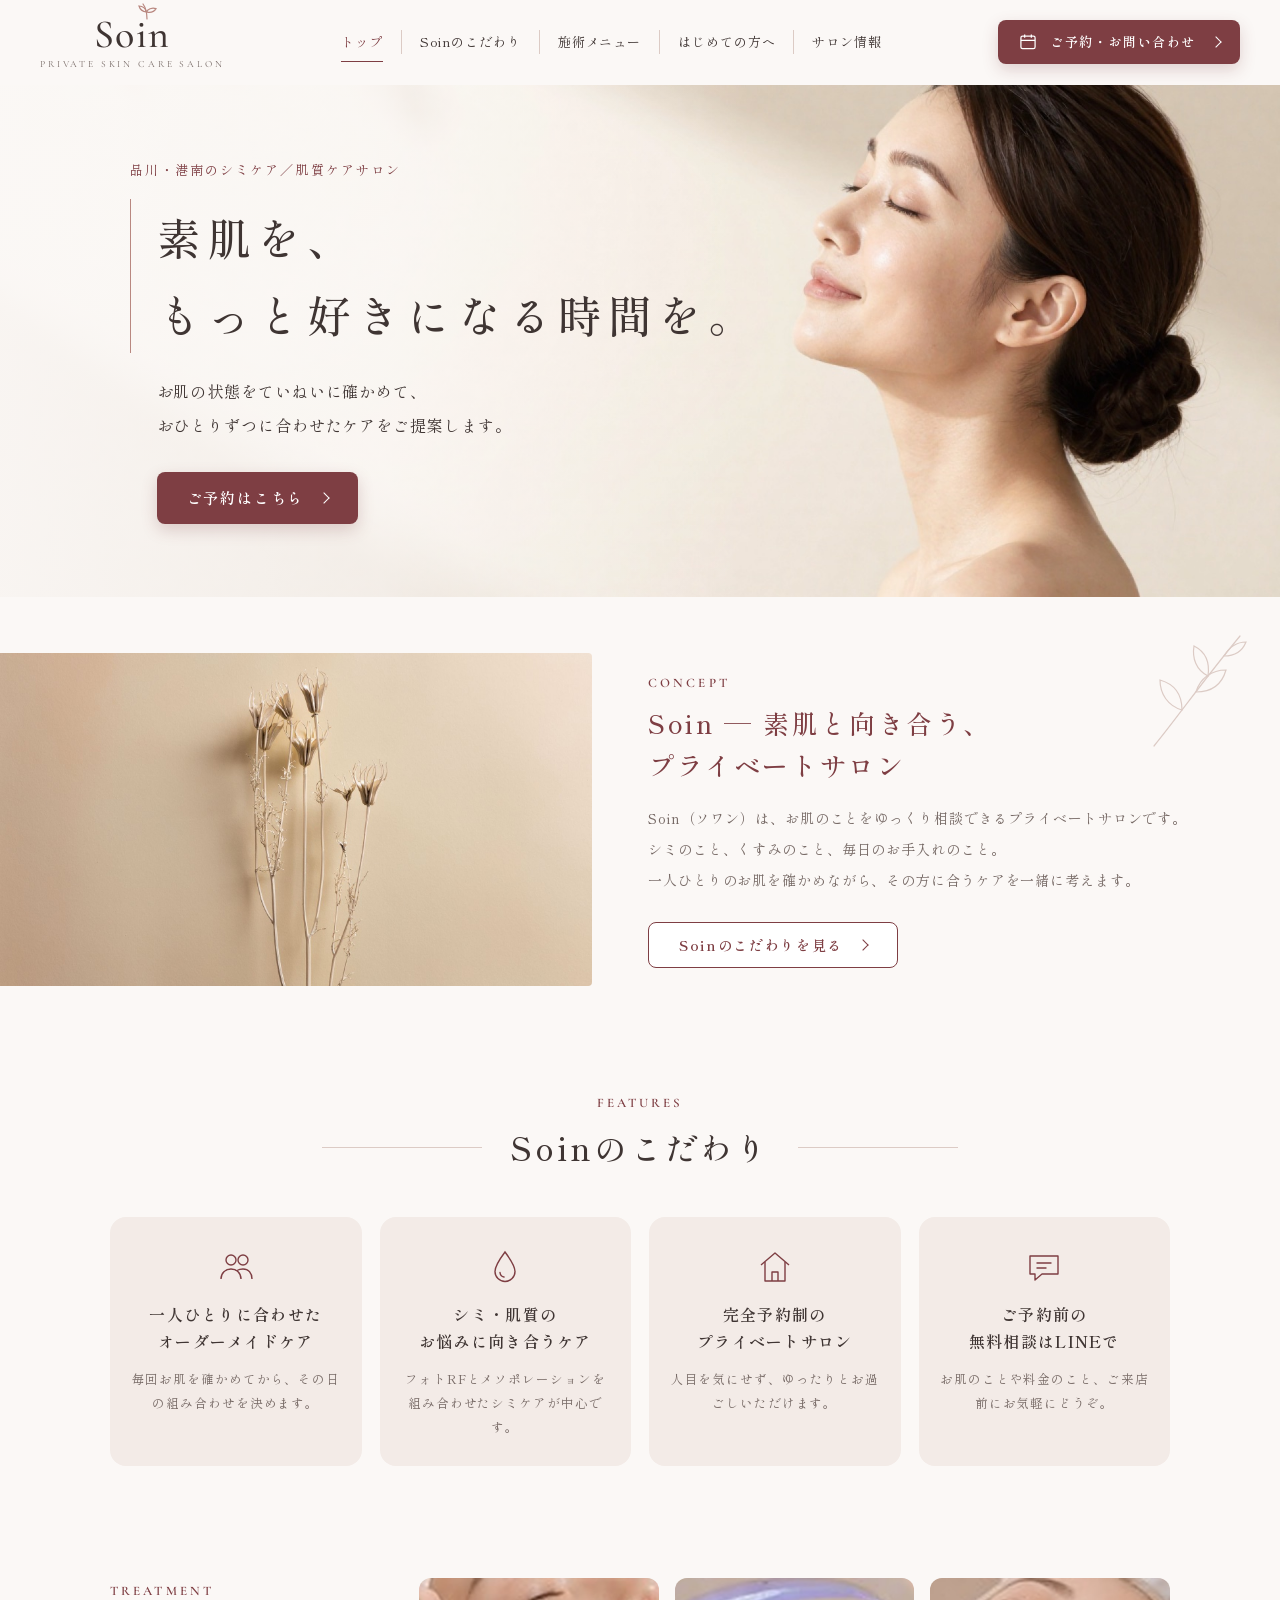
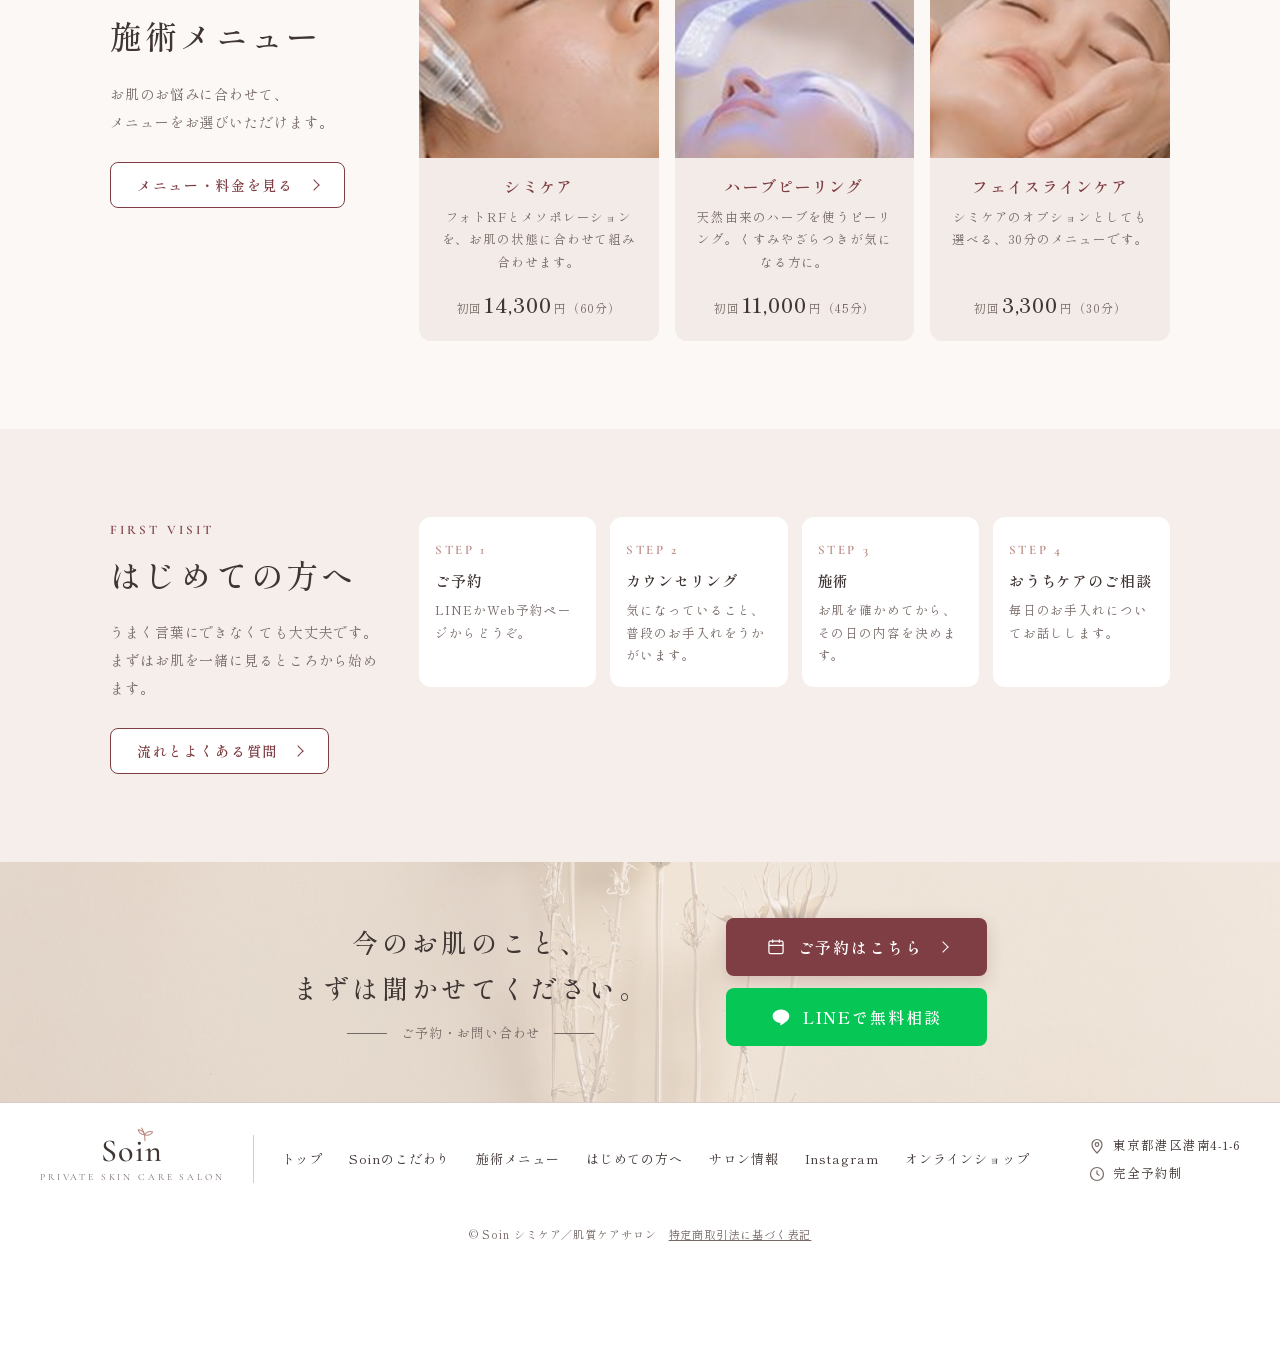
<file: index.html>
<!doctype html>
<html lang="ja">
<head>
<meta charset="utf-8">
<meta name="viewport" content="width=device-width,initial-scale=1,viewport-fit=cover">
<title>シミケアサロン Soin</title>
<meta name="description" content="品川・港南のシミケア／肌質ケアサロン Soin（ソワン）。完全予約制のプライベートサロンです。">
<link rel="preconnect" href="https://fonts.googleapis.com">
<link rel="preconnect" href="https://fonts.gstatic.com" crossorigin>
<link rel="stylesheet" href="https://fonts.googleapis.com/css2?family=Shippori+Mincho:wght@400;500;600;700&family=Cormorant+Garamond:wght@500;600&display=swap">
<link rel="stylesheet" href="style.css">
<meta name="robots" content="noindex,nofollow">
</head>
<body>

<header class="hdr">
  <div class="wrap">
    <a class="logo" href="index.html" aria-label="Soin トップへ"><span class="mark">Soin<svg viewBox="0 0 26 18" aria-hidden="true"><g fill="none" stroke="currentColor" stroke-width="1.2" stroke-linecap="round"><path d="M13 17C13 11 12 6 9 2"/><path d="M12.4 10C9 9.6 6 7.6 5 4c3.6.2 6.4 2.2 7.4 6Z"/><path d="M13.2 8.5C15.6 6.4 18.8 5.6 22 6.6c-1.6 3-4.8 4.2-8.8 3.6Z"/></g></svg></span><small>PRIVATE SKIN CARE SALON</small></a>
    <nav class="nav" aria-label="サイト内">
      <a href="index.html" aria-current="page">トップ</a>
      <a href="concept.html">Soinのこだわり</a>
      <a href="menu.html">施術メニュー</a>
      <a href="first.html">はじめての方へ</a>
      <a href="salon.html">サロン情報</a>
    </nav>
    <div class="hdr-actions">
      <a class="btn btn-wine" href="https://s.lmes.jp/landing-qr/2009691977-guWaf9cG" target="_blank" rel="noopener"><svg viewBox="0 0 24 24" aria-hidden="true"><g fill="none" stroke="currentColor" stroke-width="1.5"><rect x="3.5" y="5" width="17" height="15" rx="2"/><path d="M3.5 10h17M8 3v4M16 3v4"/></g></svg>ご予約・お問い合わせ<span class="chev"></span></a>
      <button class="menu-toggle" id="menuOpen" type="button" aria-controls="drawer" aria-expanded="false">MENU</button>
    </div>
  </div>
</header>
<div class="drawer" id="drawer" hidden>
  <button class="menu-toggle close" id="menuClose" type="button">CLOSE</button>
  <a href="index.html" aria-current="page"><small>Top</small>トップ</a>
  <a href="concept.html"><small>Concept</small>Soinのこだわり</a>
  <a href="menu.html"><small>Menu & Price</small>施術メニュー</a>
  <a href="first.html"><small>First Visit</small>はじめての方へ</a>
  <a href="salon.html"><small>Salon</small>サロン情報</a>
  <a class="btn btn-line" href="https://s.lmes.jp/landing-qr/2009691977-guWaf9cG" target="_blank" rel="noopener"><svg viewBox="0 0 24 24" aria-hidden="true"><path fill="currentColor" d="M12 3C6.5 3 2 6.6 2 11c0 3.9 3.5 7.2 8.3 7.9.3.1.8.2.9.5.1.3.1.7 0 1l-.1.9c0 .3-.2 1 .9.5 1.1-.5 5.9-3.5 8-5.9C21.4 14.3 22 12.7 22 11c0-4.4-4.5-8-10-8Z"/></svg>LINEで相談・予約</a>
</div>

<main id="top">
<section class="hero">
  <img src="img/hero.jpg" alt="目を閉じて穏やかに上を向く女性" width="1920" height="1080">
  <div class="wrap">
    <div class="hero-txt">
      <p class="place">品川・港南のシミケア／肌質ケアサロン</p>
      <h1><span class="nw">素肌を、</span><br><span class="nw">もっと好きになる</span><span class="nw">時間を。</span></h1>
      <p class="lead"><span class="nw">お肌の状態をていねいに確かめて、</span><br><span class="nw">おひとりずつに合わせたケアを</span><span class="nw">ご提案します。</span></p>
      <div class="btn-row">
        <a class="btn btn-wine" href="https://shimicare-soin.square.site/s/appointments" target="_blank" rel="noopener">ご予約はこちら<span class="chev"></span></a>
      </div>
    </div>
  </div>
</section>

<section class="concept">
  <div class="grid">
    <div class="ph"><img src="img/beige-still.jpg" alt="ベージュの壁の前に置かれたドライフラワー" width="1800" height="1201" loading="lazy"></div>
    <div class="tx">
      <svg class="leaf" viewBox="0 0 110 120" aria-hidden="true"><g fill="none" stroke="currentColor" stroke-width="1.2" stroke-linecap="round"><path d="M14 116C40 84 62 52 100 6"/><path d="M42 80c-14-4-22-16-22-30 14 4 22 14 22 30Z"/><path d="M56 62c4-14 16-22 30-22-4 14-14 22-30 22Z"/><path d="M68 46c-12-6-16-18-14-30 12 6 16 16 14 30Z"/><path d="M84 26c6-10 14-14 22-14-4 10-12 14-22 14Z"/></g></svg>
      <span class="en">Concept</span>
      <h2>Soin ― 素肌と向き合う、<br>プライベートサロン</h2>
      <p>Soin（ソワン）は、お肌のことをゆっくり相談できるプライベートサロンです。<br>シミのこと、くすみのこと、毎日のお手入れのこと。<br>一人ひとりのお肌を確かめながら、その方に合うケアを一緒に考えます。</p>
      <a class="btn btn-outline" href="concept.html">Soinのこだわりを見る<span class="chev"></span></a>
    </div>
  </div>
</section>

<section style="padding-top:48px">
  <div class="wrap">
    <div class="center-head">
      <span class="en">Features</span>
      <h2 class="ttl">Soinのこだわり</h2>
    </div>
    <div class="feat-list">
      <div class="feat">
        <svg viewBox="0 0 40 40" aria-hidden="true"><g fill="none" stroke="currentColor" stroke-width="1.4"><circle cx="15" cy="13" r="5"/><circle cx="27" cy="13" r="5"/><path d="M5 32c0-6 4.5-10 10-10s10 4 10 10M21 23.5c1.7-1 3.7-1.5 6-1.5 5.5 0 9 4 9 10"/></g></svg>
        <h3>一人ひとりに合わせた<br>オーダーメイドケア</h3>
        <p>毎回お肌を確かめてから、その日の組み合わせを決めます。</p>
      </div>
      <div class="feat">
        <svg viewBox="0 0 40 40" aria-hidden="true"><path d="M20 5C14 13 10 19 10 24.5a10 10 0 0 0 20 0C30 19 26 13 20 5Z" fill="none" stroke="currentColor" stroke-width="1.4"/><path d="M15 25.5a5 5 0 0 0 4 4.5" fill="none" stroke="currentColor" stroke-width="1.4" stroke-linecap="round"/></svg>
        <h3>シミ・肌質の<br>お悩みに向き合うケア</h3>
        <p>フォトRFとメソポレーションを組み合わせたシミケアが中心です。</p>
      </div>
      <div class="feat">
        <svg viewBox="0 0 40 40" aria-hidden="true"><g fill="none" stroke="currentColor" stroke-width="1.4" stroke-linejoin="round"><path d="M6 18 20 6l14 12"/><path d="M10 15v19h20V15"/><path d="M17 34v-9h6v9"/></g></svg>
        <h3>完全予約制の<br>プライベートサロン</h3>
        <p>人目を気にせず、ゆったりとお過ごしいただけます。</p>
      </div>
      <div class="feat">
        <svg viewBox="0 0 40 40" aria-hidden="true"><g fill="none" stroke="currentColor" stroke-width="1.4" stroke-linejoin="round"><path d="M6 9h28v18H18l-7 6v-6H6Z"/><path d="M13 16h14M13 21h9" stroke-linecap="round"/></g></svg>
        <h3>ご予約前の<br>無料相談はLINEで</h3>
        <p>お肌のことや料金のこと、ご来店前にお気軽にどうぞ。</p>
      </div>
    </div>
  </div>
</section>

<section style="padding-top:24px">
  <div class="wrap split">
    <div class="side">
      <span class="en">Treatment</span>
      <h2 class="ttl">施術メニュー</h2>
      <p>お肌のお悩みに合わせて、<br>メニューをお選びいただけます。</p>
      <a class="btn btn-outline" href="menu.html">メニュー・料金を見る<span class="chev"></span></a>
    </div>
    <div class="cards">
      <a class="tcard" href="menu.html#shimi">
        <img src="img/menu-shimi.jpg" alt="美容機器を使ったフェイシャル施術のイメージ" width="788" height="364" loading="lazy">
        <div class="in">
          <h3>シミケア</h3>
          <p>フォトRFとメソポレーションを、お肌の状態に合わせて組み合わせます。</p>
          <p class="yen">初回<b>14,300</b>円（60分）</p>
        </div>
      </a>
      <a class="tcard" href="menu.html#herb">
        <img src="img/menu-herb.jpg" alt="光を当てるフェイシャルケアのイメージ" width="780" height="364" loading="lazy">
        <div class="in">
          <h3>ハーブピーリング</h3>
          <p>天然由来のハーブを使うピーリング。くすみやざらつきが気になる方に。</p>
          <p class="yen">初回<b>11,000</b>円（45分）</p>
        </div>
      </a>
      <a class="tcard" href="menu.html#face">
        <img src="img/menu-face.jpg" alt="手でフェイスラインを整える施術のイメージ" width="764" height="364" loading="lazy">
        <div class="in">
          <h3>フェイスラインケア</h3>
          <p>シミケアのオプションとしても選べる、30分のメニューです。</p>
          <p class="yen">初回<b>3,300</b>円（30分）</p>
        </div>
      </a>
    </div>
  </div>
</section>

<section class="tint">
  <div class="wrap split">
    <div class="side">
      <span class="en">First Visit</span>
      <h2 class="ttl">はじめての方へ</h2>
      <p>うまく言葉にできなくても大丈夫です。<br>まずはお肌を一緒に見るところから始めます。</p>
      <a class="btn btn-outline" href="first.html">流れとよくある質問<span class="chev"></span></a>
    </div>
    <ol class="steps">
      <li><h3>ご予約</h3><p>LINEかWeb予約ページからどうぞ。</p></li>
      <li><h3>カウンセリング</h3><p>気になっていること、普段のお手入れをうかがいます。</p></li>
      <li><h3>施術</h3><p>お肌を確かめてから、その日の内容を決めます。</p></li>
      <li><h3>おうちケアのご相談</h3><p>毎日のお手入れについてお話しします。</p></li>
    </ol>
  </div>
</section>

<section class="cta">
  <img class="bgimg" src="img/beige-still.jpg" alt="" width="1800" height="1201" loading="lazy">
  <div class="wrap">
    <div>
      <h2>今のお肌のこと、<br>まずは聞かせてください。</h2>
      <p class="sub">ご予約・お問い合わせ</p>
    </div>
    <div class="btns">
      <a class="btn btn-wine" href="https://shimicare-soin.square.site/s/appointments" target="_blank" rel="noopener"><svg viewBox="0 0 24 24" aria-hidden="true"><g fill="none" stroke="currentColor" stroke-width="1.5"><rect x="3.5" y="5" width="17" height="15" rx="2"/><path d="M3.5 10h17M8 3v4M16 3v4"/></g></svg>ご予約はこちら<span class="chev"></span></a>
      <a class="btn btn-line" href="https://s.lmes.jp/landing-qr/2009691977-guWaf9cG" target="_blank" rel="noopener"><svg viewBox="0 0 24 24" aria-hidden="true"><path fill="currentColor" d="M12 3C6.5 3 2 6.6 2 11c0 3.9 3.5 7.2 8.3 7.9.3.1.8.2.9.5.1.3.1.7 0 1l-.1.9c0 .3-.2 1 .9.5 1.1-.5 5.9-3.5 8-5.9C21.4 14.3 22 12.7 22 11c0-4.4-4.5-8-10-8Z"/></svg>LINEで無料相談</a>
    </div>
  </div>
</section>
</main>

<footer>
  <div class="wrap">
    <a class="logo" href="index.html" aria-label="Soin トップへ"><span class="mark">Soin<svg viewBox="0 0 26 18" aria-hidden="true"><g fill="none" stroke="currentColor" stroke-width="1.2" stroke-linecap="round"><path d="M13 17C13 11 12 6 9 2"/><path d="M12.4 10C9 9.6 6 7.6 5 4c3.6.2 6.4 2.2 7.4 6Z"/><path d="M13.2 8.5C15.6 6.4 18.8 5.6 22 6.6c-1.6 3-4.8 4.2-8.8 3.6Z"/></g></svg></span><small>PRIVATE SKIN CARE SALON</small></a>
    <nav aria-label="フッター">
      <a href="index.html">トップ</a>
      <a href="concept.html">Soinのこだわり</a>
      <a href="menu.html">施術メニュー</a>
      <a href="first.html">はじめての方へ</a>
      <a href="salon.html">サロン情報</a>
      <a href="https://www.instagram.com/soin.bihada/" target="_blank" rel="noopener">Instagram</a>
      <a href="https://shimicare-soin.square.site/s/shop" target="_blank" rel="noopener">オンラインショップ</a>
    </nav>
    <div class="finfo">
      <div><svg viewBox="0 0 16 16" aria-hidden="true"><path d="M8 15s5-4.6 5-8.5a5 5 0 0 0-10 0C3 10.4 8 15 8 15Z" fill="none" stroke="currentColor" stroke-width="1.2"/><circle cx="8" cy="6.5" r="1.8" fill="none" stroke="currentColor" stroke-width="1.2"/></svg>東京都港区港南4-1-6</div>
      <div><svg viewBox="0 0 16 16" aria-hidden="true"><circle cx="8" cy="8" r="6.5" fill="none" stroke="currentColor" stroke-width="1.2"/><path d="M8 4.5V8l2.5 1.5" fill="none" stroke="currentColor" stroke-width="1.2"/></svg>完全予約制</div>
    </div>
    <p class="copy">© Soin シミケア／肌質ケアサロン　<a href="https://shimicare-soin.square.site/s/transaction-policy" target="_blank" rel="noopener">特定商取引法に基づく表記</a></p>
  </div>
</footer>
<div class="bar">
  <a class="btn btn-line" href="https://s.lmes.jp/landing-qr/2009691977-guWaf9cG" target="_blank" rel="noopener">LINEで相談</a>
  <a class="btn btn-wine" href="https://shimicare-soin.square.site/s/appointments" target="_blank" rel="noopener">Web予約</a>
</div>
<script>
(function(){
  // ページを開いたら必ず先頭（#付きならその場所）から表示する。前のページのスクロール位置を引き継がない
  if('scrollRestoration' in history)history.scrollRestoration='manual';
  var h=location.hash,el=h&&document.getElementById(decodeURIComponent(h.slice(1))),user=false,until=Date.now()+1500;
  function go(){if(el)el.scrollIntoView({behavior:'instant',block:'start'});else window.scrollTo({top:0,left:0,behavior:'instant'});}
  ['wheel','touchstart','keydown','mousedown'].forEach(function(t){addEventListener(t,function(){user=true},{once:true,passive:true})});
  function guard(){if(!user&&Date.now()<until)go();}
  addEventListener('scroll',guard,{passive:true});
  setTimeout(function(){removeEventListener('scroll',guard)},1600);
  go();addEventListener('load',go);addEventListener('pageshow',go);
})();
(function(){
  var d=document.getElementById('drawer'),o=document.getElementById('menuOpen'),c=document.getElementById('menuClose');
  function set(v){d.hidden=!v;o.setAttribute('aria-expanded',String(v));document.body.style.overflow=v?'hidden':'';(v?c:o).focus();}
  o.addEventListener('click',function(){set(true)});
  c.addEventListener('click',function(){set(false)});
  d.addEventListener('click',function(e){if(e.target.closest('a'))set(false)});
  document.addEventListener('keydown',function(e){if(e.key==='Escape'&&!d.hidden)set(false)});
})();
</script>

</body>
</html>
</file>
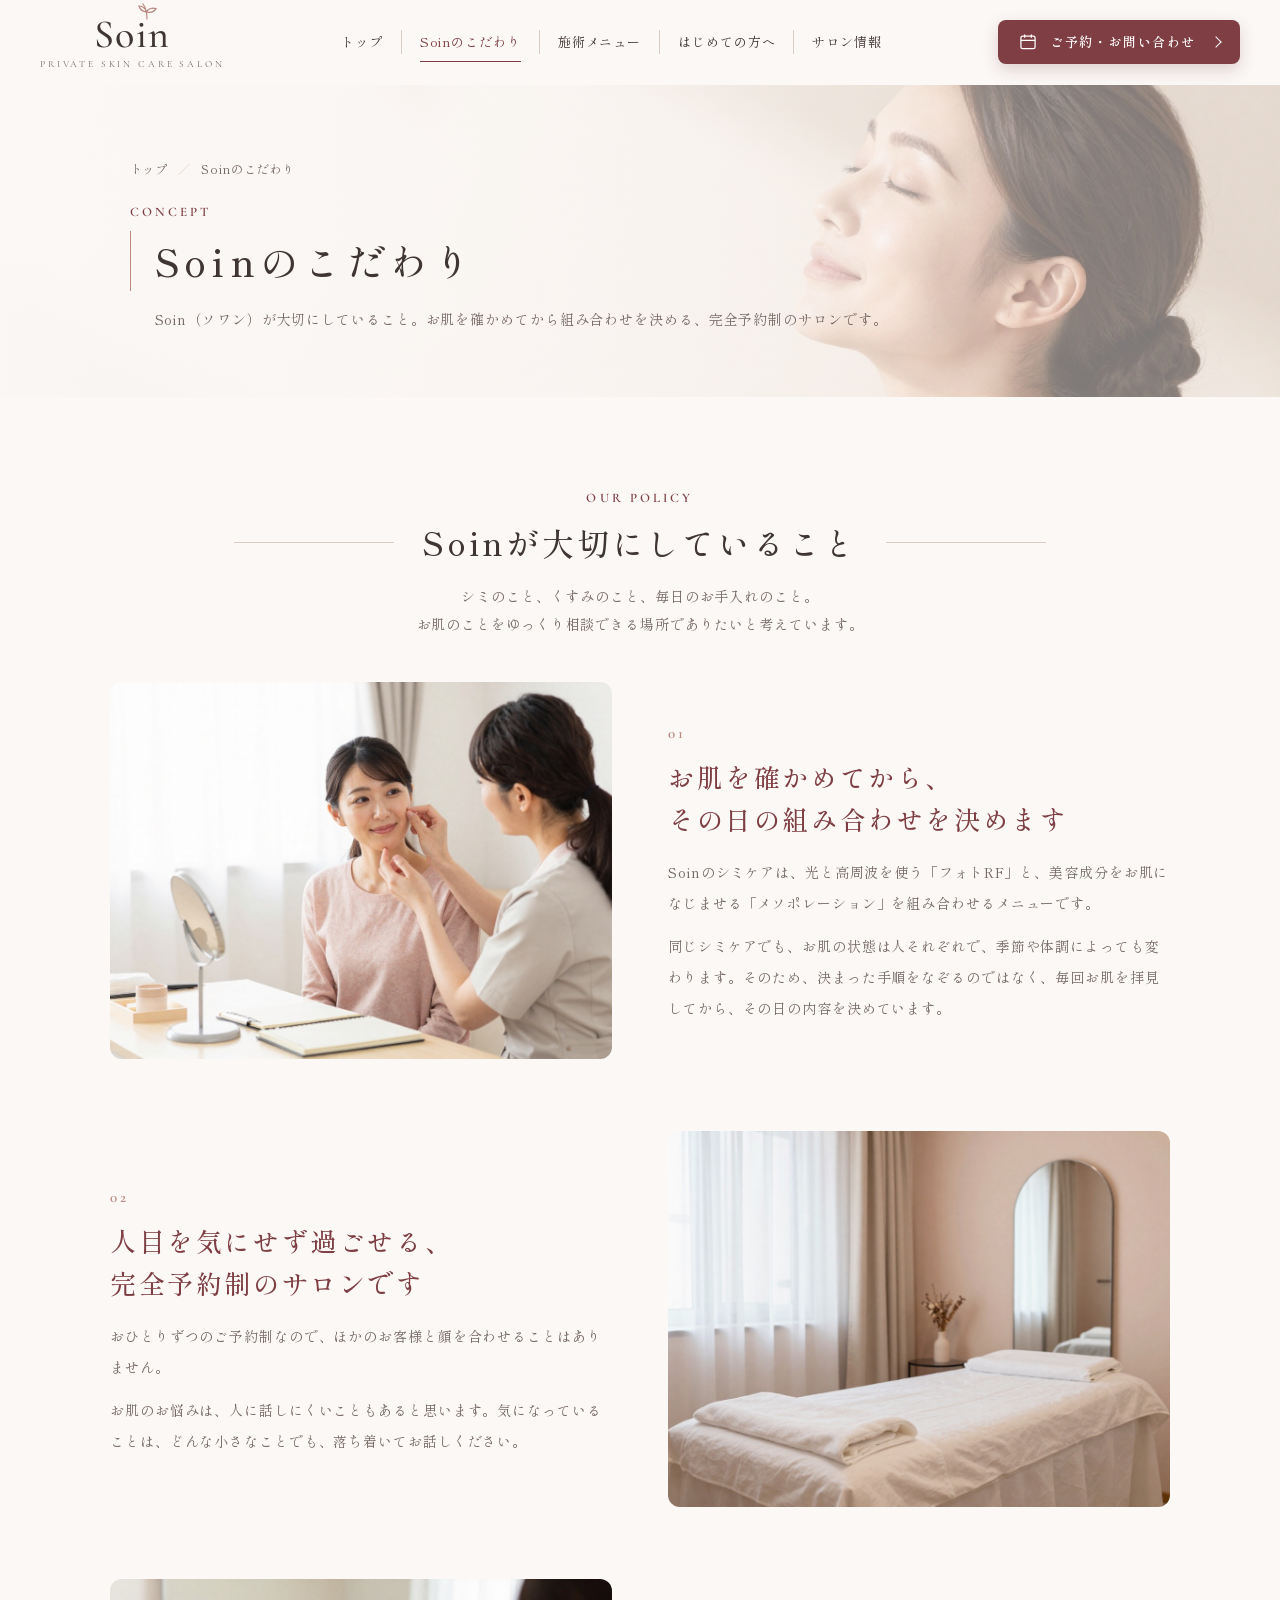
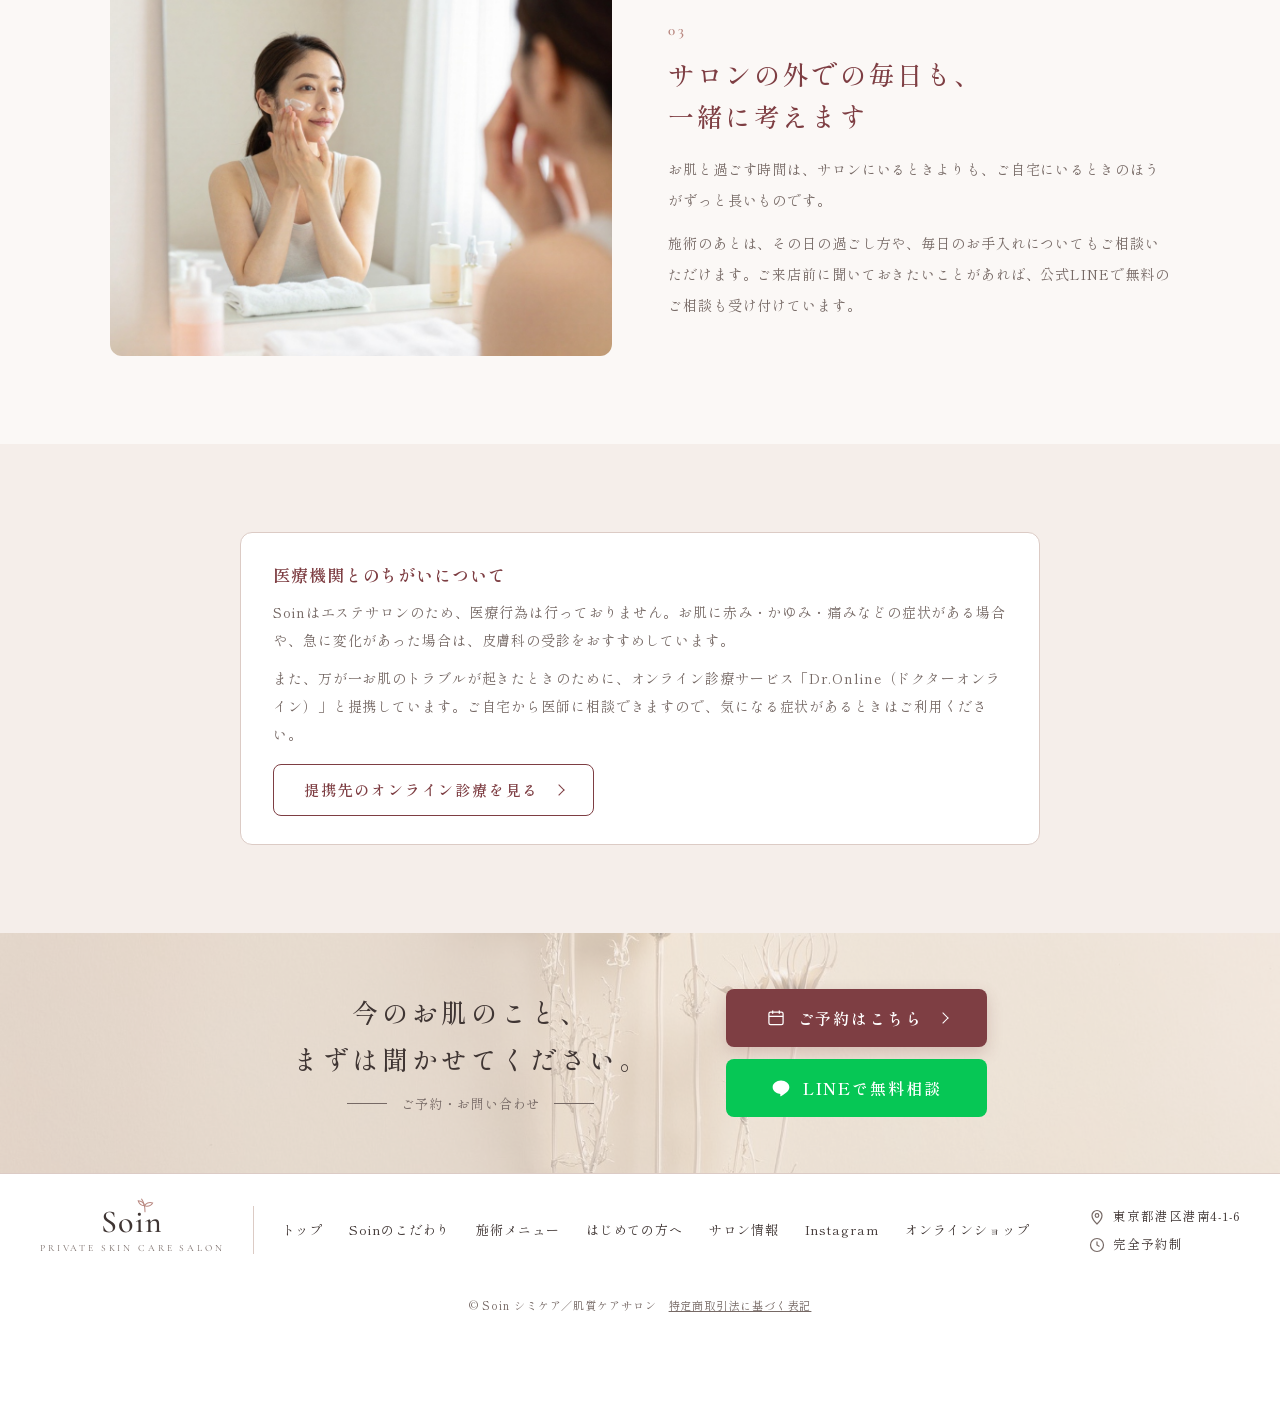
<file: concept.html>
<!doctype html>
<html lang="ja">
<head>
<meta charset="utf-8">
<meta name="viewport" content="width=device-width,initial-scale=1,viewport-fit=cover">
<title>Soinのこだわり</title>
<meta name="description" content="Soin（ソワン）が大切にしていること。お肌を確かめてから組み合わせを決める、完全予約制のサロンです。">
<link rel="preconnect" href="https://fonts.googleapis.com">
<link rel="preconnect" href="https://fonts.gstatic.com" crossorigin>
<link rel="stylesheet" href="https://fonts.googleapis.com/css2?family=Shippori+Mincho:wght@400;500;600;700&family=Cormorant+Garamond:wght@500;600&display=swap">
<link rel="stylesheet" href="style.css">
<meta name="robots" content="noindex,nofollow">
</head>
<body>
<header class="hdr">
  <div class="wrap">
    <a class="logo" href="index.html" aria-label="Soin トップへ"><span class="mark">Soin<svg viewBox="0 0 26 18" aria-hidden="true"><g fill="none" stroke="currentColor" stroke-width="1.2" stroke-linecap="round"><path d="M13 17C13 11 12 6 9 2"/><path d="M12.4 10C9 9.6 6 7.6 5 4c3.6.2 6.4 2.2 7.4 6Z"/><path d="M13.2 8.5C15.6 6.4 18.8 5.6 22 6.6c-1.6 3-4.8 4.2-8.8 3.6Z"/></g></svg></span><small>PRIVATE SKIN CARE SALON</small></a>
    <nav class="nav" aria-label="サイト内">
      <a href="index.html">トップ</a>
      <a href="concept.html" aria-current="page">Soinのこだわり</a>
      <a href="menu.html">施術メニュー</a>
      <a href="first.html">はじめての方へ</a>
      <a href="salon.html">サロン情報</a>
    </nav>
    <div class="hdr-actions">
      <a class="btn btn-wine" href="https://s.lmes.jp/landing-qr/2009691977-guWaf9cG" target="_blank" rel="noopener"><svg viewBox="0 0 24 24" aria-hidden="true"><g fill="none" stroke="currentColor" stroke-width="1.5"><rect x="3.5" y="5" width="17" height="15" rx="2"/><path d="M3.5 10h17M8 3v4M16 3v4"/></g></svg>ご予約・お問い合わせ<span class="chev"></span></a>
      <button class="menu-toggle" id="menuOpen" type="button" aria-controls="drawer" aria-expanded="false">MENU</button>
    </div>
  </div>
</header>
<div class="drawer" id="drawer" hidden>
  <button class="menu-toggle close" id="menuClose" type="button">CLOSE</button>
  <a href="index.html"><small>Top</small>トップ</a>
  <a href="concept.html" aria-current="page"><small>Concept</small>Soinのこだわり</a>
  <a href="menu.html"><small>Menu & Price</small>施術メニュー</a>
  <a href="first.html"><small>First Visit</small>はじめての方へ</a>
  <a href="salon.html"><small>Salon</small>サロン情報</a>
  <a class="btn btn-line" href="https://s.lmes.jp/landing-qr/2009691977-guWaf9cG" target="_blank" rel="noopener"><svg viewBox="0 0 24 24" aria-hidden="true"><path fill="currentColor" d="M12 3C6.5 3 2 6.6 2 11c0 3.9 3.5 7.2 8.3 7.9.3.1.8.2.9.5.1.3.1.7 0 1l-.1.9c0 .3-.2 1 .9.5 1.1-.5 5.9-3.5 8-5.9C21.4 14.3 22 12.7 22 11c0-4.4-4.5-8-10-8Z"/></svg>LINEで相談・予約</a>
</div>

<main id="top">
<section class="page-head">
  <img src="img/hero.jpg" alt="" width="1920" height="1080">
  <div class="wrap"><div class="inner">
    <ol class="crumb"><li><a href="index.html">トップ</a></li><li>Soinのこだわり</li></ol>
    <span class="en">Concept</span>
    <h1>Soinのこだわり</h1>
    <p>Soin（ソワン）が大切にしていること。お肌を確かめてから組み合わせを決める、完全予約制のサロンです。</p>
  </div></div>
</section>
<section>
  <div class="wrap">
    <div class="center-head">
      <span class="en">Our Policy</span>
      <h2 class="ttl">Soinが大切にしていること</h2>
      <p class="lead">シミのこと、くすみのこと、毎日のお手入れのこと。<br>お肌のことをゆっくり相談できる場所でありたいと考えています。</p>
    </div>

    <div class="story">
      <div class="ph"><img src="img/concept1.jpg" alt="スタッフがお客様のお肌を確かめながらカウンセリングをしている様子" width="1200" height="800" loading="lazy"></div>
      <div class="tx">
        <span class="num">01</span>
        <h2>お肌を確かめてから、<br>その日の組み合わせを決めます</h2>
        <p>Soinのシミケアは、光と高周波を使う「フォトRF」と、美容成分をお肌になじませる「メソポレーション」を組み合わせるメニューです。</p>
        <p>同じシミケアでも、お肌の状態は人それぞれで、季節や体調によっても変わります。そのため、決まった手順をなぞるのではなく、毎回お肌を拝見してから、その日の内容を決めています。</p>
      </div>
    </div>

    <div class="story rev">
      <div class="ph"><img src="img/concept2.jpg" alt="白いタオルが置かれた個室の施術ルーム" width="1200" height="800" loading="lazy"></div>
      <div class="tx">
        <span class="num">02</span>
        <h2>人目を気にせず過ごせる、<br>完全予約制のサロンです</h2>
        <p>おひとりずつのご予約制なので、ほかのお客様と顔を合わせることはありません。</p>
        <p>お肌のお悩みは、人に話しにくいこともあると思います。気になっていることは、どんな小さなことでも、落ち着いてお話しください。</p>
      </div>
    </div>

    <div class="story">
      <div class="ph"><img src="img/concept3.jpg" alt="自宅の鏡の前でスキンケアをする女性" width="1200" height="800" loading="lazy"></div>
      <div class="tx">
        <span class="num">03</span>
        <h2>サロンの外での毎日も、<br>一緒に考えます</h2>
        <p>お肌と過ごす時間は、サロンにいるときよりも、ご自宅にいるときのほうがずっと長いものです。</p>
        <p>施術のあとは、その日の過ごし方や、毎日のお手入れについてもご相談いただけます。ご来店前に聞いておきたいことがあれば、公式LINEで無料のご相談も受け付けています。</p>
      </div>
    </div>
  </div>
</section>

<section class="tint">
  <div class="wrap">
    <div class="notice">
      <h3>医療機関とのちがいについて</h3>
      <p>Soinはエステサロンのため、医療行為は行っておりません。お肌に赤み・かゆみ・痛みなどの症状がある場合や、急に変化があった場合は、皮膚科の受診をおすすめしています。</p>
      <p>また、万が一お肌のトラブルが起きたときのために、オンライン診療サービス「Dr.Online（ドクターオンライン）」と提携しています。ご自宅から医師に相談できますので、気になる症状があるときはご利用ください。</p>
      <div class="btn-row" style="margin-top:16px"><a class="btn btn-outline" href="https://dronline-clinic.com/" target="_blank" rel="noopener">提携先のオンライン診療を見る<span class="chev"></span></a></div>
    </div>
  </div>
</section>

<section class="cta">
  <img class="bgimg" src="img/beige-still.jpg" alt="" width="1800" height="1201" loading="lazy">
  <div class="wrap">
    <div>
      <h2>今のお肌のこと、<br>まずは聞かせてください。</h2>
      <p class="sub">ご予約・お問い合わせ</p>
    </div>
    <div class="btns">
      <a class="btn btn-wine" href="https://shimicare-soin.square.site/s/appointments" target="_blank" rel="noopener"><svg viewBox="0 0 24 24" aria-hidden="true"><g fill="none" stroke="currentColor" stroke-width="1.5"><rect x="3.5" y="5" width="17" height="15" rx="2"/><path d="M3.5 10h17M8 3v4M16 3v4"/></g></svg>ご予約はこちら<span class="chev"></span></a>
      <a class="btn btn-line" href="https://s.lmes.jp/landing-qr/2009691977-guWaf9cG" target="_blank" rel="noopener"><svg viewBox="0 0 24 24" aria-hidden="true"><path fill="currentColor" d="M12 3C6.5 3 2 6.6 2 11c0 3.9 3.5 7.2 8.3 7.9.3.1.8.2.9.5.1.3.1.7 0 1l-.1.9c0 .3-.2 1 .9.5 1.1-.5 5.9-3.5 8-5.9C21.4 14.3 22 12.7 22 11c0-4.4-4.5-8-10-8Z"/></svg>LINEで無料相談</a>
    </div>
  </div>
</section>
</main>

<footer>
  <div class="wrap">
    <a class="logo" href="index.html" aria-label="Soin トップへ"><span class="mark">Soin<svg viewBox="0 0 26 18" aria-hidden="true"><g fill="none" stroke="currentColor" stroke-width="1.2" stroke-linecap="round"><path d="M13 17C13 11 12 6 9 2"/><path d="M12.4 10C9 9.6 6 7.6 5 4c3.6.2 6.4 2.2 7.4 6Z"/><path d="M13.2 8.5C15.6 6.4 18.8 5.6 22 6.6c-1.6 3-4.8 4.2-8.8 3.6Z"/></g></svg></span><small>PRIVATE SKIN CARE SALON</small></a>
    <nav aria-label="フッター">
      <a href="index.html">トップ</a>
      <a href="concept.html">Soinのこだわり</a>
      <a href="menu.html">施術メニュー</a>
      <a href="first.html">はじめての方へ</a>
      <a href="salon.html">サロン情報</a>
      <a href="https://www.instagram.com/soin.bihada/" target="_blank" rel="noopener">Instagram</a>
      <a href="https://shimicare-soin.square.site/s/shop" target="_blank" rel="noopener">オンラインショップ</a>
    </nav>
    <div class="finfo">
      <div><svg viewBox="0 0 16 16" aria-hidden="true"><path d="M8 15s5-4.6 5-8.5a5 5 0 0 0-10 0C3 10.4 8 15 8 15Z" fill="none" stroke="currentColor" stroke-width="1.2"/><circle cx="8" cy="6.5" r="1.8" fill="none" stroke="currentColor" stroke-width="1.2"/></svg>東京都港区港南4-1-6</div>
      <div><svg viewBox="0 0 16 16" aria-hidden="true"><circle cx="8" cy="8" r="6.5" fill="none" stroke="currentColor" stroke-width="1.2"/><path d="M8 4.5V8l2.5 1.5" fill="none" stroke="currentColor" stroke-width="1.2"/></svg>完全予約制</div>
    </div>
    <p class="copy">© Soin シミケア／肌質ケアサロン　<a href="https://shimicare-soin.square.site/s/transaction-policy" target="_blank" rel="noopener">特定商取引法に基づく表記</a></p>
  </div>
</footer>
<div class="bar">
  <a class="btn btn-line" href="https://s.lmes.jp/landing-qr/2009691977-guWaf9cG" target="_blank" rel="noopener">LINEで相談</a>
  <a class="btn btn-wine" href="https://shimicare-soin.square.site/s/appointments" target="_blank" rel="noopener">Web予約</a>
</div>
<script>
(function(){
  // ページを開いたら必ず先頭（#付きならその場所）から表示する。前のページのスクロール位置を引き継がない
  if('scrollRestoration' in history)history.scrollRestoration='manual';
  var h=location.hash,el=h&&document.getElementById(decodeURIComponent(h.slice(1))),user=false,until=Date.now()+1500;
  function go(){if(el)el.scrollIntoView({behavior:'instant',block:'start'});else window.scrollTo({top:0,left:0,behavior:'instant'});}
  ['wheel','touchstart','keydown','mousedown'].forEach(function(t){addEventListener(t,function(){user=true},{once:true,passive:true})});
  function guard(){if(!user&&Date.now()<until)go();}
  addEventListener('scroll',guard,{passive:true});
  setTimeout(function(){removeEventListener('scroll',guard)},1600);
  go();addEventListener('load',go);addEventListener('pageshow',go);
})();
(function(){
  var d=document.getElementById('drawer'),o=document.getElementById('menuOpen'),c=document.getElementById('menuClose');
  function set(v){d.hidden=!v;o.setAttribute('aria-expanded',String(v));document.body.style.overflow=v?'hidden':'';(v?c:o).focus();}
  o.addEventListener('click',function(){set(true)});
  c.addEventListener('click',function(){set(false)});
  d.addEventListener('click',function(e){if(e.target.closest('a'))set(false)});
  document.addEventListener('keydown',function(e){if(e.key==='Escape'&&!d.hidden)set(false)});
})();
</script>
</body>
</html>
</file>
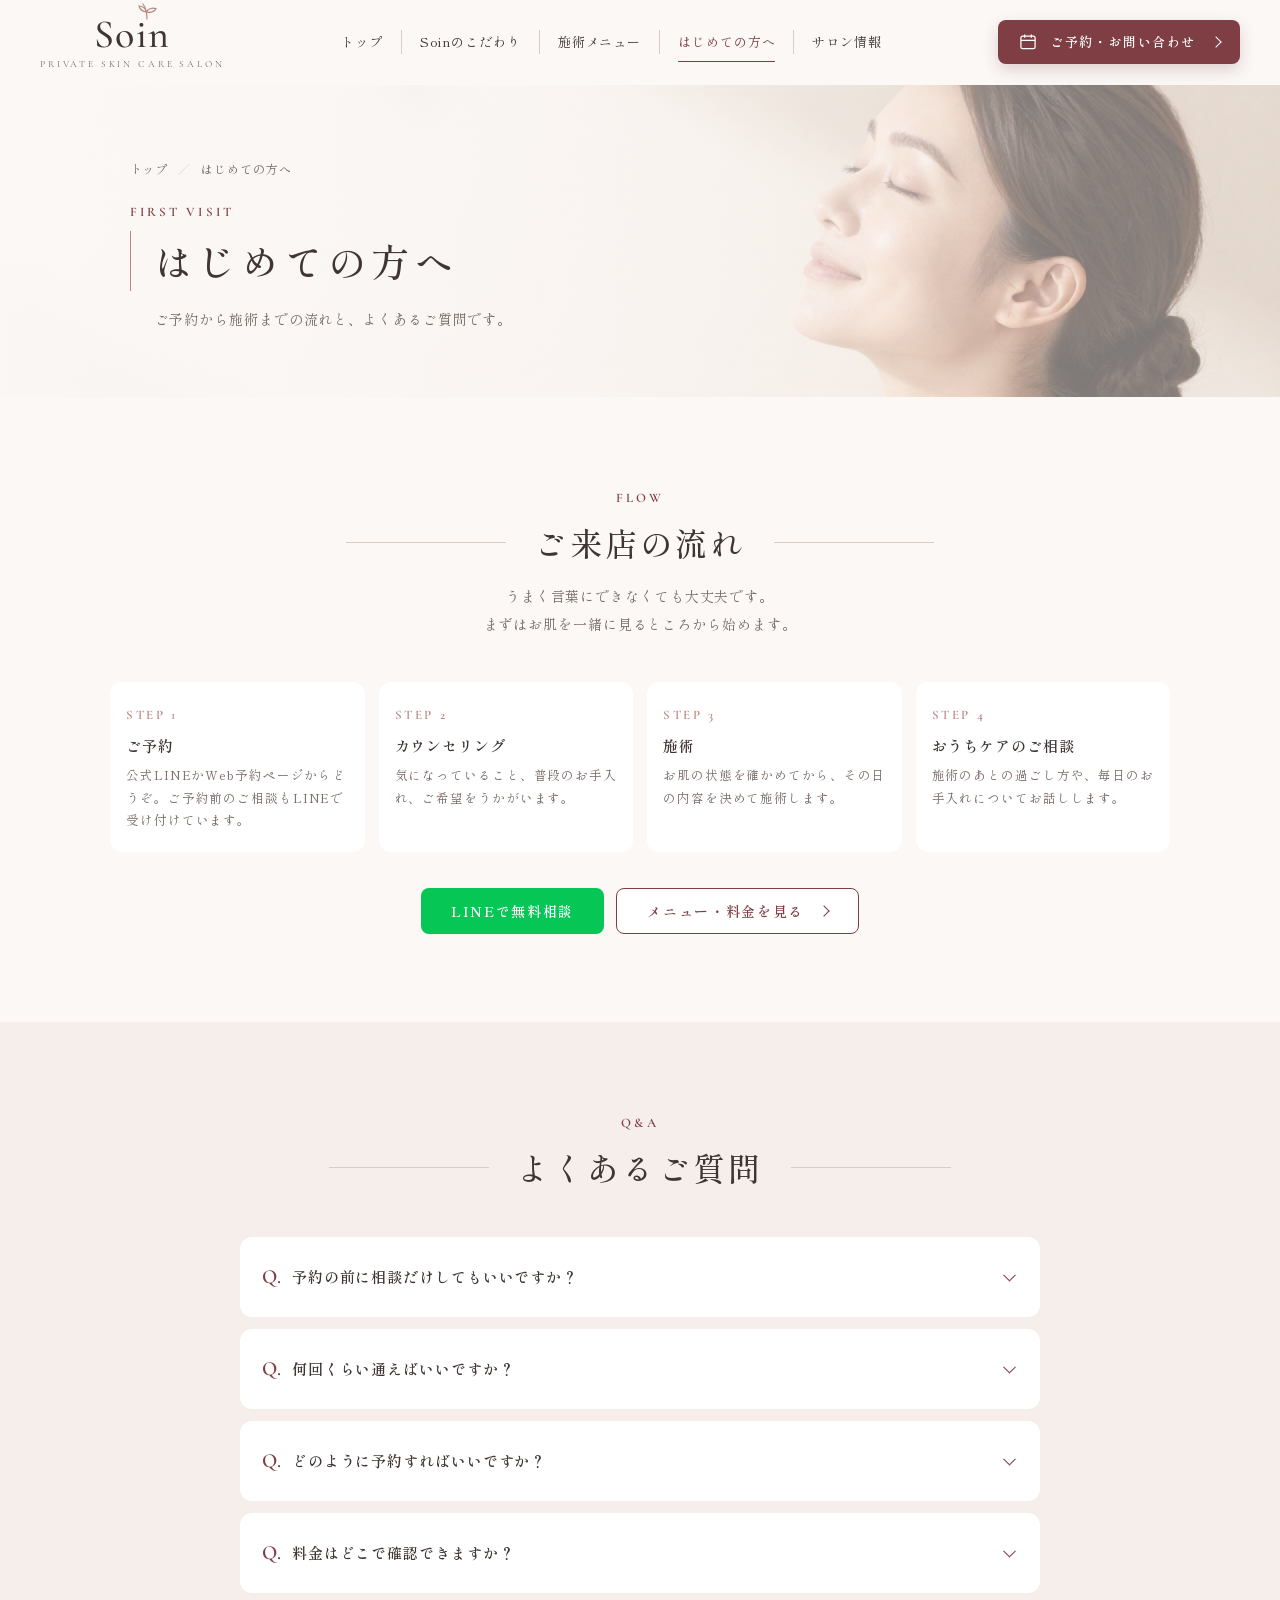
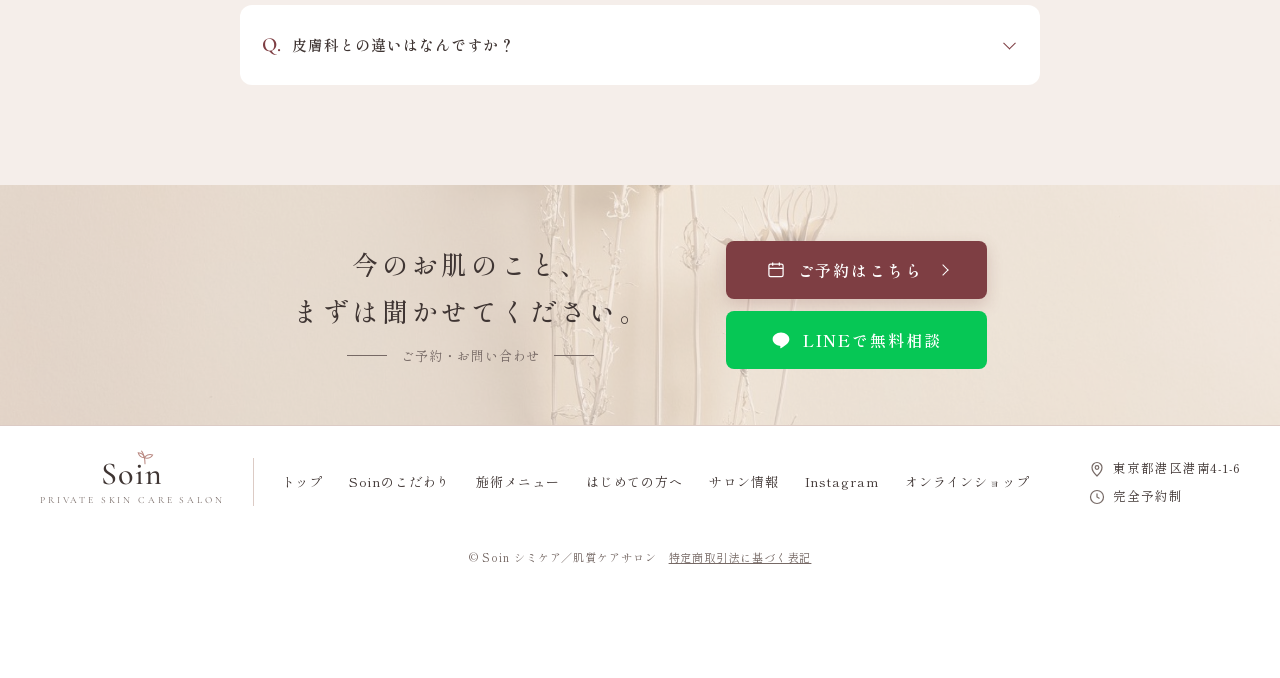
<file: first.html>
<!doctype html>
<html lang="ja">
<head>
<meta charset="utf-8">
<meta name="viewport" content="width=device-width,initial-scale=1,viewport-fit=cover">
<title>はじめての方へ</title>
<meta name="description" content="ご予約から施術までの流れと、よくあるご質問です。">
<link rel="preconnect" href="https://fonts.googleapis.com">
<link rel="preconnect" href="https://fonts.gstatic.com" crossorigin>
<link rel="stylesheet" href="https://fonts.googleapis.com/css2?family=Shippori+Mincho:wght@400;500;600;700&family=Cormorant+Garamond:wght@500;600&display=swap">
<link rel="stylesheet" href="style.css">
<meta name="robots" content="noindex,nofollow">
</head>
<body>
<header class="hdr">
  <div class="wrap">
    <a class="logo" href="index.html" aria-label="Soin トップへ"><span class="mark">Soin<svg viewBox="0 0 26 18" aria-hidden="true"><g fill="none" stroke="currentColor" stroke-width="1.2" stroke-linecap="round"><path d="M13 17C13 11 12 6 9 2"/><path d="M12.4 10C9 9.6 6 7.6 5 4c3.6.2 6.4 2.2 7.4 6Z"/><path d="M13.2 8.5C15.6 6.4 18.8 5.6 22 6.6c-1.6 3-4.8 4.2-8.8 3.6Z"/></g></svg></span><small>PRIVATE SKIN CARE SALON</small></a>
    <nav class="nav" aria-label="サイト内">
      <a href="index.html">トップ</a>
      <a href="concept.html">Soinのこだわり</a>
      <a href="menu.html">施術メニュー</a>
      <a href="first.html" aria-current="page">はじめての方へ</a>
      <a href="salon.html">サロン情報</a>
    </nav>
    <div class="hdr-actions">
      <a class="btn btn-wine" href="https://s.lmes.jp/landing-qr/2009691977-guWaf9cG" target="_blank" rel="noopener"><svg viewBox="0 0 24 24" aria-hidden="true"><g fill="none" stroke="currentColor" stroke-width="1.5"><rect x="3.5" y="5" width="17" height="15" rx="2"/><path d="M3.5 10h17M8 3v4M16 3v4"/></g></svg>ご予約・お問い合わせ<span class="chev"></span></a>
      <button class="menu-toggle" id="menuOpen" type="button" aria-controls="drawer" aria-expanded="false">MENU</button>
    </div>
  </div>
</header>
<div class="drawer" id="drawer" hidden>
  <button class="menu-toggle close" id="menuClose" type="button">CLOSE</button>
  <a href="index.html"><small>Top</small>トップ</a>
  <a href="concept.html"><small>Concept</small>Soinのこだわり</a>
  <a href="menu.html"><small>Menu & Price</small>施術メニュー</a>
  <a href="first.html" aria-current="page"><small>First Visit</small>はじめての方へ</a>
  <a href="salon.html"><small>Salon</small>サロン情報</a>
  <a class="btn btn-line" href="https://s.lmes.jp/landing-qr/2009691977-guWaf9cG" target="_blank" rel="noopener"><svg viewBox="0 0 24 24" aria-hidden="true"><path fill="currentColor" d="M12 3C6.5 3 2 6.6 2 11c0 3.9 3.5 7.2 8.3 7.9.3.1.8.2.9.5.1.3.1.7 0 1l-.1.9c0 .3-.2 1 .9.5 1.1-.5 5.9-3.5 8-5.9C21.4 14.3 22 12.7 22 11c0-4.4-4.5-8-10-8Z"/></svg>LINEで相談・予約</a>
</div>

<main id="top">
<section class="page-head">
  <img src="img/hero.jpg" alt="" width="1920" height="1080">
  <div class="wrap"><div class="inner">
    <ol class="crumb"><li><a href="index.html">トップ</a></li><li>はじめての方へ</li></ol>
    <span class="en">First Visit</span>
    <h1>はじめての方へ</h1>
    <p>ご予約から施術までの流れと、よくあるご質問です。</p>
  </div></div>
</section>
<section>
  <div class="wrap">
    <div class="center-head">
      <span class="en">Flow</span>
      <h2 class="ttl">ご来店の流れ</h2>
      <p class="lead">うまく言葉にできなくても大丈夫です。<br>まずはお肌を一緒に見るところから始めます。</p>
    </div>
    <ol class="steps">
      <li><h3>ご予約</h3><p>公式LINEかWeb予約ページからどうぞ。ご予約前のご相談もLINEで受け付けています。</p></li>
      <li><h3>カウンセリング</h3><p>気になっていること、普段のお手入れ、ご希望をうかがいます。</p></li>
      <li><h3>施術</h3><p>お肌の状態を確かめてから、その日の内容を決めて施術します。</p></li>
      <li><h3>おうちケアのご相談</h3><p>施術のあとの過ごし方や、毎日のお手入れについてお話しします。</p></li>
    </ol>
    <div class="more">
      <div class="btn-row center">
        <a class="btn btn-line" href="https://s.lmes.jp/landing-qr/2009691977-guWaf9cG" target="_blank" rel="noopener">LINEで無料相談</a>
        <a class="btn btn-outline" href="menu.html">メニュー・料金を見る<span class="chev"></span></a>
      </div>
    </div>
  </div>
</section>

<section class="tint" id="faq">
  <div class="wrap">
    <div class="center-head">
      <span class="en">Q&amp;A</span>
      <h2 class="ttl">よくあるご質問</h2>
    </div>
    <div class="faq-list">
      <details><summary>予約の前に相談だけしてもいいですか？</summary><p>はい。公式LINEで無料のご相談を受け付けています。お肌のことや料金のことなど、お気軽にお送りください。</p></details>
      <details><summary>何回くらい通えばいいですか？</summary><p>お肌の状態やご希望によって変わります。初回のカウンセリングでお肌を拝見してから、通い方を一緒に考えます。</p></details>
      <details><summary>どのように予約すればいいですか？</summary><p>公式LINE、またはWeb予約ページからご予約いただけます。完全予約制のため、ご予約のうえお越しください。</p></details>
      <details><summary>料金はどこで確認できますか？</summary><p>施術メニューのページに、初回限定と通常の料金をまとめています。3回セット・会員のお客様向けのご案内は、お問い合わせください。</p></details>
      <details><summary>皮膚科との違いはなんですか？</summary><p>Soinはエステサロンのため、医療行為は行っておりません。お肌に赤み・かゆみ・痛みなどの症状がある場合や、急に変化があった場合は、皮膚科の受診をおすすめしています。万が一お肌のトラブルが起きたときのために、オンライン診療サービス「<a href="https://dronline-clinic.com/" target="_blank" rel="noopener">Dr.Online（ドクターオンライン）</a>」と提携しています。ご自宅から医師にご相談いただけます。</p></details>
    </div>
  </div>
</section>

<section class="cta">
  <img class="bgimg" src="img/beige-still.jpg" alt="" width="1800" height="1201" loading="lazy">
  <div class="wrap">
    <div>
      <h2>今のお肌のこと、<br>まずは聞かせてください。</h2>
      <p class="sub">ご予約・お問い合わせ</p>
    </div>
    <div class="btns">
      <a class="btn btn-wine" href="https://shimicare-soin.square.site/s/appointments" target="_blank" rel="noopener"><svg viewBox="0 0 24 24" aria-hidden="true"><g fill="none" stroke="currentColor" stroke-width="1.5"><rect x="3.5" y="5" width="17" height="15" rx="2"/><path d="M3.5 10h17M8 3v4M16 3v4"/></g></svg>ご予約はこちら<span class="chev"></span></a>
      <a class="btn btn-line" href="https://s.lmes.jp/landing-qr/2009691977-guWaf9cG" target="_blank" rel="noopener"><svg viewBox="0 0 24 24" aria-hidden="true"><path fill="currentColor" d="M12 3C6.5 3 2 6.6 2 11c0 3.9 3.5 7.2 8.3 7.9.3.1.8.2.9.5.1.3.1.7 0 1l-.1.9c0 .3-.2 1 .9.5 1.1-.5 5.9-3.5 8-5.9C21.4 14.3 22 12.7 22 11c0-4.4-4.5-8-10-8Z"/></svg>LINEで無料相談</a>
    </div>
  </div>
</section>
</main>

<footer>
  <div class="wrap">
    <a class="logo" href="index.html" aria-label="Soin トップへ"><span class="mark">Soin<svg viewBox="0 0 26 18" aria-hidden="true"><g fill="none" stroke="currentColor" stroke-width="1.2" stroke-linecap="round"><path d="M13 17C13 11 12 6 9 2"/><path d="M12.4 10C9 9.6 6 7.6 5 4c3.6.2 6.4 2.2 7.4 6Z"/><path d="M13.2 8.5C15.6 6.4 18.8 5.6 22 6.6c-1.6 3-4.8 4.2-8.8 3.6Z"/></g></svg></span><small>PRIVATE SKIN CARE SALON</small></a>
    <nav aria-label="フッター">
      <a href="index.html">トップ</a>
      <a href="concept.html">Soinのこだわり</a>
      <a href="menu.html">施術メニュー</a>
      <a href="first.html">はじめての方へ</a>
      <a href="salon.html">サロン情報</a>
      <a href="https://www.instagram.com/soin.bihada/" target="_blank" rel="noopener">Instagram</a>
      <a href="https://shimicare-soin.square.site/s/shop" target="_blank" rel="noopener">オンラインショップ</a>
    </nav>
    <div class="finfo">
      <div><svg viewBox="0 0 16 16" aria-hidden="true"><path d="M8 15s5-4.6 5-8.5a5 5 0 0 0-10 0C3 10.4 8 15 8 15Z" fill="none" stroke="currentColor" stroke-width="1.2"/><circle cx="8" cy="6.5" r="1.8" fill="none" stroke="currentColor" stroke-width="1.2"/></svg>東京都港区港南4-1-6</div>
      <div><svg viewBox="0 0 16 16" aria-hidden="true"><circle cx="8" cy="8" r="6.5" fill="none" stroke="currentColor" stroke-width="1.2"/><path d="M8 4.5V8l2.5 1.5" fill="none" stroke="currentColor" stroke-width="1.2"/></svg>完全予約制</div>
    </div>
    <p class="copy">© Soin シミケア／肌質ケアサロン　<a href="https://shimicare-soin.square.site/s/transaction-policy" target="_blank" rel="noopener">特定商取引法に基づく表記</a></p>
  </div>
</footer>
<div class="bar">
  <a class="btn btn-line" href="https://s.lmes.jp/landing-qr/2009691977-guWaf9cG" target="_blank" rel="noopener">LINEで相談</a>
  <a class="btn btn-wine" href="https://shimicare-soin.square.site/s/appointments" target="_blank" rel="noopener">Web予約</a>
</div>
<script>
(function(){
  // ページを開いたら必ず先頭（#付きならその場所）から表示する。前のページのスクロール位置を引き継がない
  if('scrollRestoration' in history)history.scrollRestoration='manual';
  var h=location.hash,el=h&&document.getElementById(decodeURIComponent(h.slice(1))),user=false,until=Date.now()+1500;
  function go(){if(el)el.scrollIntoView({behavior:'instant',block:'start'});else window.scrollTo({top:0,left:0,behavior:'instant'});}
  ['wheel','touchstart','keydown','mousedown'].forEach(function(t){addEventListener(t,function(){user=true},{once:true,passive:true})});
  function guard(){if(!user&&Date.now()<until)go();}
  addEventListener('scroll',guard,{passive:true});
  setTimeout(function(){removeEventListener('scroll',guard)},1600);
  go();addEventListener('load',go);addEventListener('pageshow',go);
})();
(function(){
  var d=document.getElementById('drawer'),o=document.getElementById('menuOpen'),c=document.getElementById('menuClose');
  function set(v){d.hidden=!v;o.setAttribute('aria-expanded',String(v));document.body.style.overflow=v?'hidden':'';(v?c:o).focus();}
  o.addEventListener('click',function(){set(true)});
  c.addEventListener('click',function(){set(false)});
  d.addEventListener('click',function(e){if(e.target.closest('a'))set(false)});
  document.addEventListener('keydown',function(e){if(e.key==='Escape'&&!d.hidden)set(false)});
})();
</script>
</body>
</html>
</file>
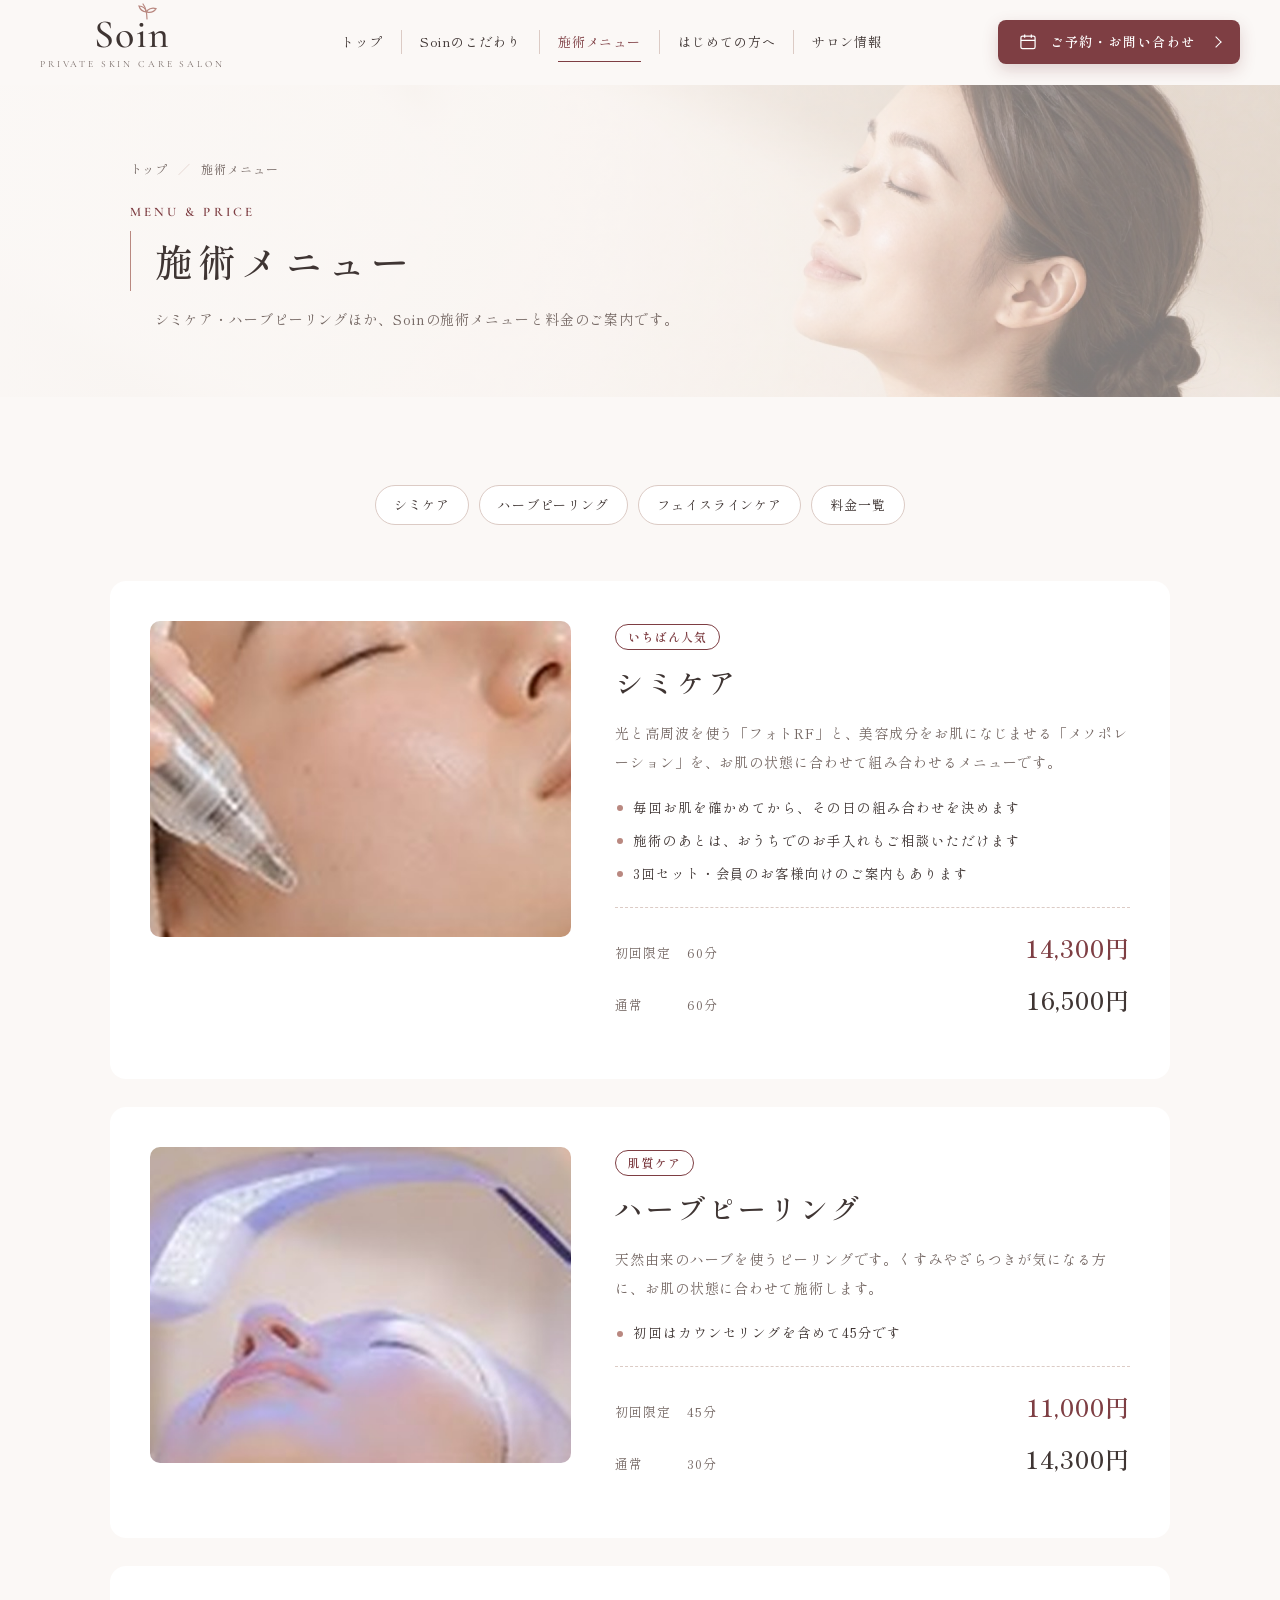
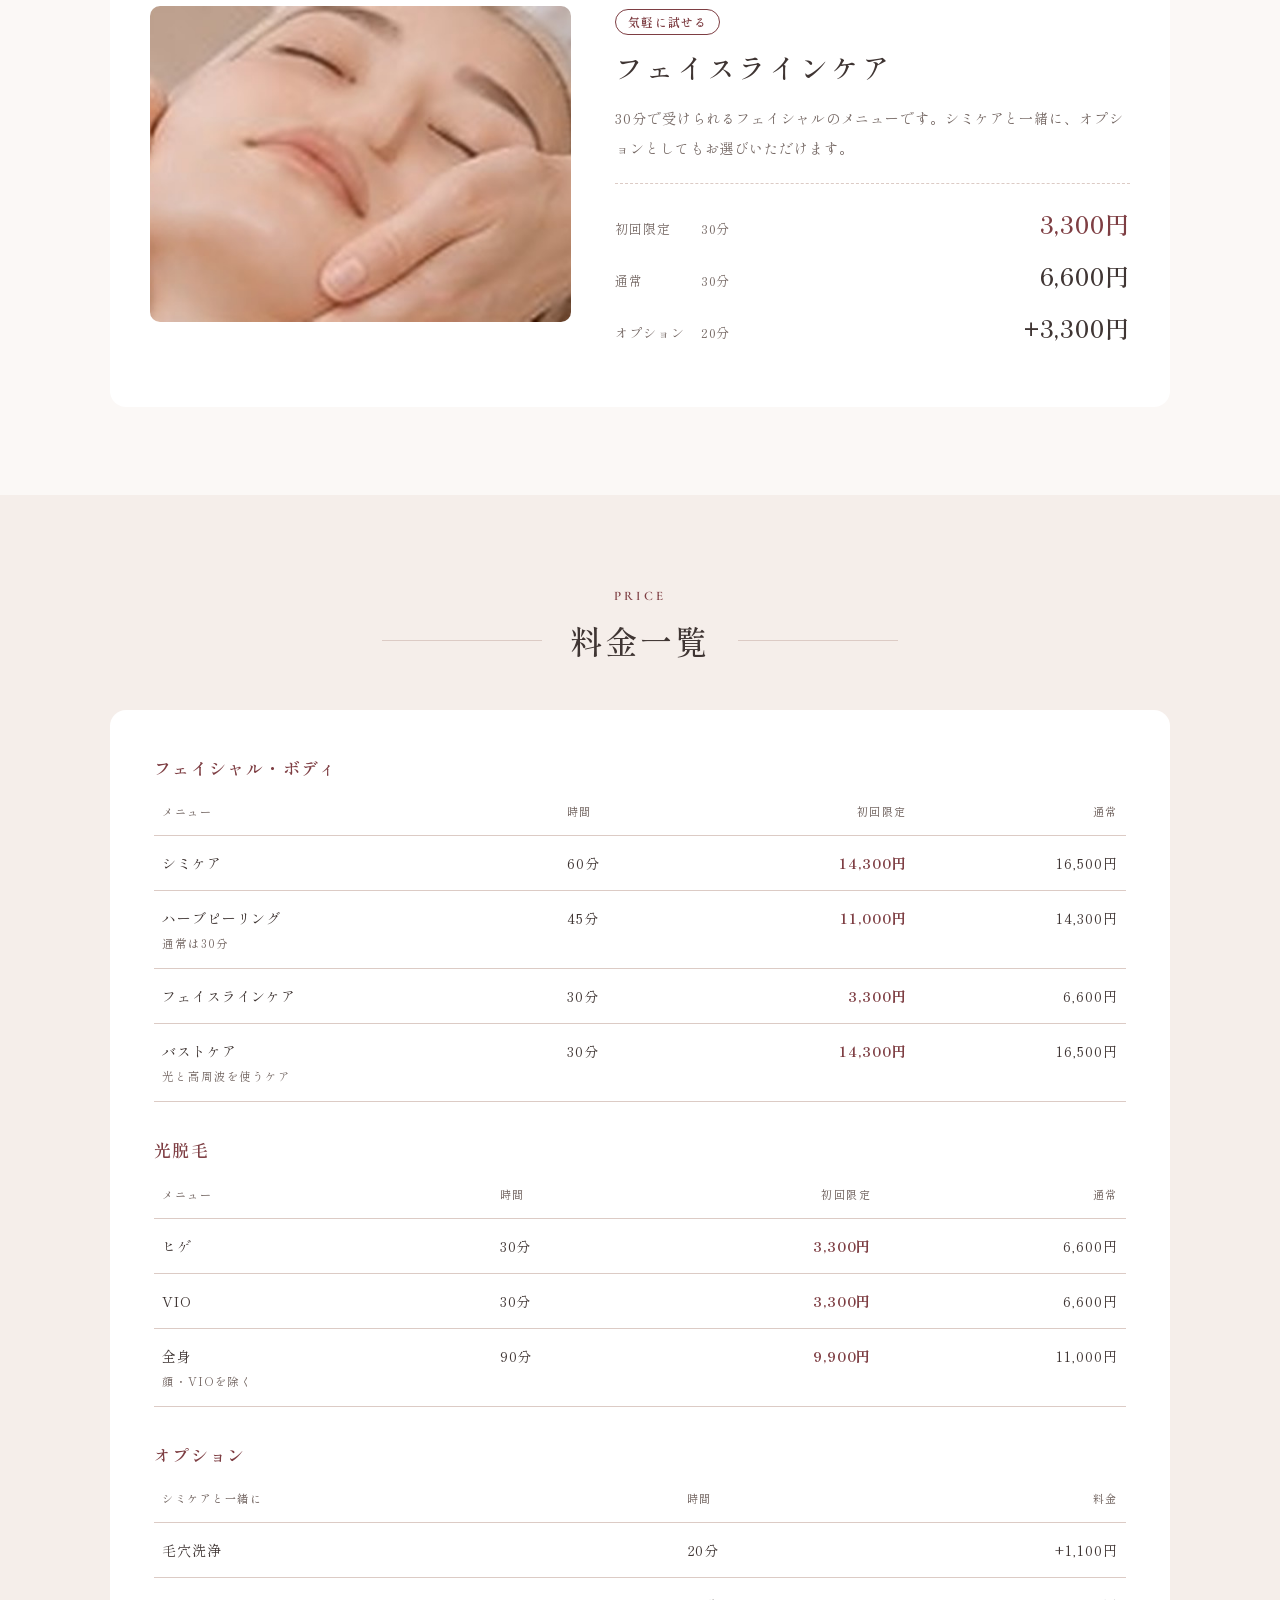
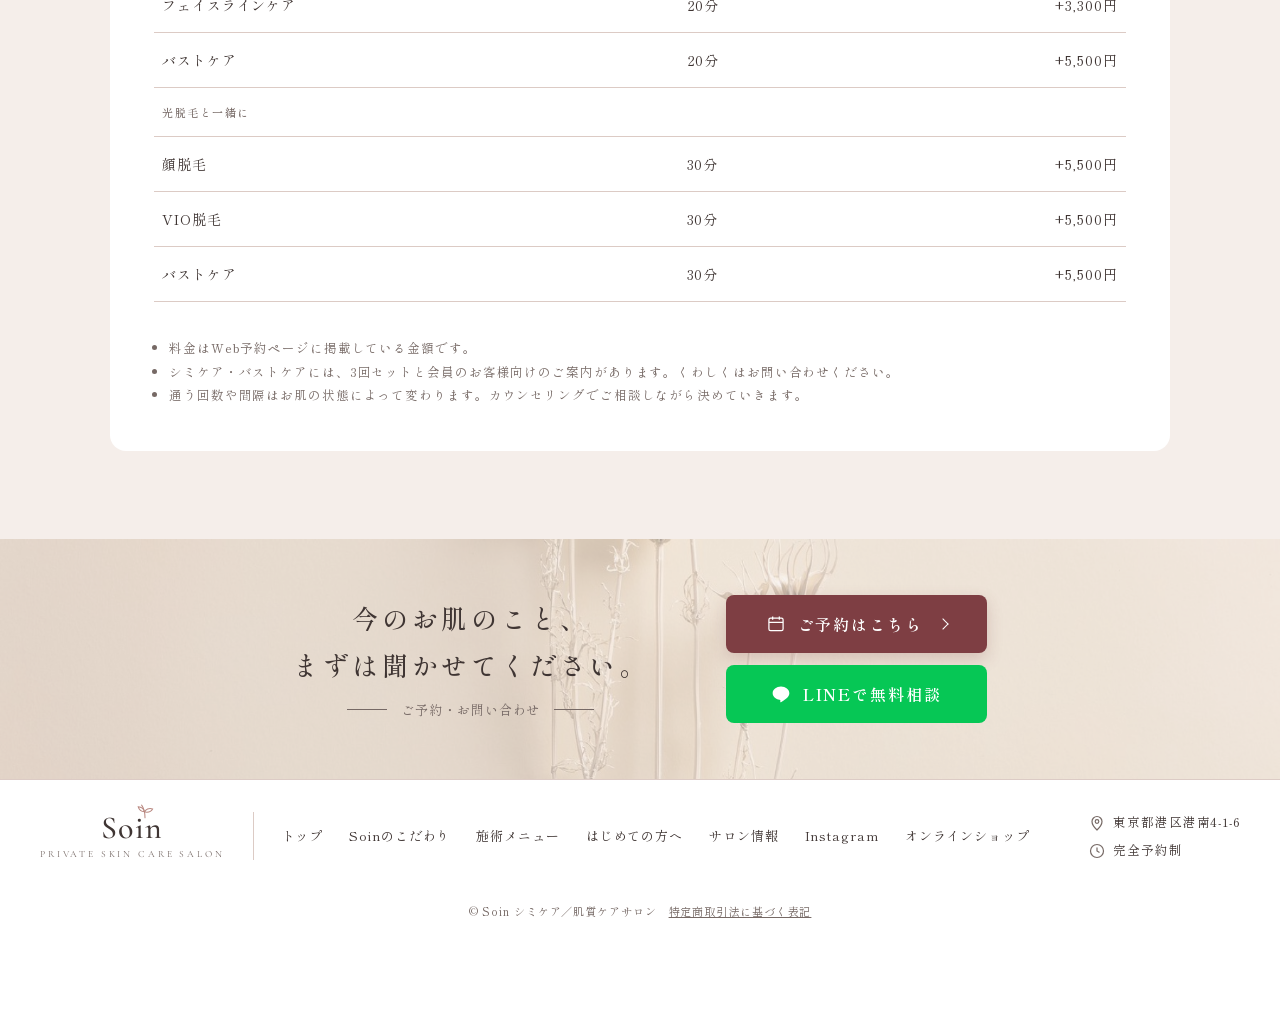
<file: menu.html>
<!doctype html>
<html lang="ja">
<head>
<meta charset="utf-8">
<meta name="viewport" content="width=device-width,initial-scale=1,viewport-fit=cover">
<title>施術メニュー・料金</title>
<meta name="description" content="シミケア・ハーブピーリングほか、Soinの施術メニューと料金のご案内です。">
<link rel="preconnect" href="https://fonts.googleapis.com">
<link rel="preconnect" href="https://fonts.gstatic.com" crossorigin>
<link rel="stylesheet" href="https://fonts.googleapis.com/css2?family=Shippori+Mincho:wght@400;500;600;700&family=Cormorant+Garamond:wght@500;600&display=swap">
<link rel="stylesheet" href="style.css">
<meta name="robots" content="noindex,nofollow">
</head>
<body>
<header class="hdr">
  <div class="wrap">
    <a class="logo" href="index.html" aria-label="Soin トップへ"><span class="mark">Soin<svg viewBox="0 0 26 18" aria-hidden="true"><g fill="none" stroke="currentColor" stroke-width="1.2" stroke-linecap="round"><path d="M13 17C13 11 12 6 9 2"/><path d="M12.4 10C9 9.6 6 7.6 5 4c3.6.2 6.4 2.2 7.4 6Z"/><path d="M13.2 8.5C15.6 6.4 18.8 5.6 22 6.6c-1.6 3-4.8 4.2-8.8 3.6Z"/></g></svg></span><small>PRIVATE SKIN CARE SALON</small></a>
    <nav class="nav" aria-label="サイト内">
      <a href="index.html">トップ</a>
      <a href="concept.html">Soinのこだわり</a>
      <a href="menu.html" aria-current="page">施術メニュー</a>
      <a href="first.html">はじめての方へ</a>
      <a href="salon.html">サロン情報</a>
    </nav>
    <div class="hdr-actions">
      <a class="btn btn-wine" href="https://s.lmes.jp/landing-qr/2009691977-guWaf9cG" target="_blank" rel="noopener"><svg viewBox="0 0 24 24" aria-hidden="true"><g fill="none" stroke="currentColor" stroke-width="1.5"><rect x="3.5" y="5" width="17" height="15" rx="2"/><path d="M3.5 10h17M8 3v4M16 3v4"/></g></svg>ご予約・お問い合わせ<span class="chev"></span></a>
      <button class="menu-toggle" id="menuOpen" type="button" aria-controls="drawer" aria-expanded="false">MENU</button>
    </div>
  </div>
</header>
<div class="drawer" id="drawer" hidden>
  <button class="menu-toggle close" id="menuClose" type="button">CLOSE</button>
  <a href="index.html"><small>Top</small>トップ</a>
  <a href="concept.html"><small>Concept</small>Soinのこだわり</a>
  <a href="menu.html" aria-current="page"><small>Menu & Price</small>施術メニュー</a>
  <a href="first.html"><small>First Visit</small>はじめての方へ</a>
  <a href="salon.html"><small>Salon</small>サロン情報</a>
  <a class="btn btn-line" href="https://s.lmes.jp/landing-qr/2009691977-guWaf9cG" target="_blank" rel="noopener"><svg viewBox="0 0 24 24" aria-hidden="true"><path fill="currentColor" d="M12 3C6.5 3 2 6.6 2 11c0 3.9 3.5 7.2 8.3 7.9.3.1.8.2.9.5.1.3.1.7 0 1l-.1.9c0 .3-.2 1 .9.5 1.1-.5 5.9-3.5 8-5.9C21.4 14.3 22 12.7 22 11c0-4.4-4.5-8-10-8Z"/></svg>LINEで相談・予約</a>
</div>

<main id="top">
<section class="page-head">
  <img src="img/hero.jpg" alt="" width="1920" height="1080">
  <div class="wrap"><div class="inner">
    <ol class="crumb"><li><a href="index.html">トップ</a></li><li>施術メニュー</li></ol>
    <span class="en">Menu & Price</span>
    <h1>施術メニュー</h1>
    <p>シミケア・ハーブピーリングほか、Soinの施術メニューと料金のご案内です。</p>
  </div></div>
</section>
<section>
  <div class="wrap">
    <nav class="anchors" aria-label="メニュー内">
      <a href="#shimi">シミケア</a>
      <a href="#herb">ハーブピーリング</a>
      <a href="#face">フェイスラインケア</a>
      <a href="#price">料金一覧</a>
    </nav>

    <article class="mdetail" id="shimi">
      <div class="ph"><img src="img/menu-shimi.jpg" alt="美容機器を使ったフェイシャル施術のイメージ" width="788" height="364" loading="lazy"></div>
      <div class="tx">
        <span class="tag">いちばん人気</span>
        <h2>シミケア</h2>
        <p>光と高周波を使う「フォトRF」と、美容成分をお肌になじませる「メソポレーション」を、お肌の状態に合わせて組み合わせるメニューです。</p>
        <ul class="points">
          <li>毎回お肌を確かめてから、その日の組み合わせを決めます</li>
          <li>施術のあとは、おうちでのお手入れもご相談いただけます</li>
          <li>3回セット・会員のお客様向けのご案内もあります</li>
        </ul>
        <dl class="prices">
          <dt>初回限定</dt><dd>60分</dd><dd class="yen first">14,300円</dd>
          <dt>通常</dt><dd>60分</dd><dd class="yen">16,500円</dd>
        </dl>
      </div>
    </article>

    <article class="mdetail" id="herb">
      <div class="ph"><img src="img/menu-herb.jpg" alt="光を当てるフェイシャルケアのイメージ" width="780" height="364" loading="lazy"></div>
      <div class="tx">
        <span class="tag">肌質ケア</span>
        <h2>ハーブピーリング</h2>
        <p>天然由来のハーブを使うピーリングです。くすみやざらつきが気になる方に、お肌の状態に合わせて施術します。</p>
        <ul class="points">
          <li>初回はカウンセリングを含めて45分です</li>
        </ul>
        <dl class="prices">
          <dt>初回限定</dt><dd>45分</dd><dd class="yen first">11,000円</dd>
          <dt>通常</dt><dd>30分</dd><dd class="yen">14,300円</dd>
        </dl>
      </div>
    </article>

    <article class="mdetail" id="face">
      <div class="ph"><img src="img/menu-face.jpg" alt="手でフェイスラインを整える施術のイメージ" width="764" height="364" loading="lazy"></div>
      <div class="tx">
        <span class="tag">気軽に試せる</span>
        <h2>フェイスラインケア</h2>
        <p>30分で受けられるフェイシャルのメニューです。シミケアと一緒に、オプションとしてもお選びいただけます。</p>
        <dl class="prices">
          <dt>初回限定</dt><dd>30分</dd><dd class="yen first">3,300円</dd>
          <dt>通常</dt><dd>30分</dd><dd class="yen">6,600円</dd>
          <dt>オプション</dt><dd>20分</dd><dd class="yen">+3,300円</dd>
        </dl>
      </div>
    </article>
  </div>
</section>

<section class="tint" id="price">
  <div class="wrap">
    <div class="center-head">
      <span class="en">Price</span>
      <h2 class="ttl">料金一覧</h2>
    </div>
    <div class="price-box">
      <h3 class="tbl-title">フェイシャル・ボディ</h3>
      <div class="tbl-wrap"><table>
        <thead><tr><th>メニュー</th><th>時間</th><th class="n">初回限定</th><th class="n">通常</th></tr></thead>
        <tbody>
          <tr><td>シミケア</td><td>60分</td><td class="n f">14,300円</td><td class="n">16,500円</td></tr>
          <tr><td>ハーブピーリング<small>通常は30分</small></td><td>45分</td><td class="n f">11,000円</td><td class="n">14,300円</td></tr>
          <tr><td>フェイスラインケア</td><td>30分</td><td class="n f">3,300円</td><td class="n">6,600円</td></tr>
          <tr><td>バストケア<small>光と高周波を使うケア</small></td><td>30分</td><td class="n f">14,300円</td><td class="n">16,500円</td></tr>
        </tbody>
      </table></div>
      <h3 class="tbl-title">光脱毛</h3>
      <div class="tbl-wrap"><table>
        <thead><tr><th>メニュー</th><th>時間</th><th class="n">初回限定</th><th class="n">通常</th></tr></thead>
        <tbody>
          <tr><td>ヒゲ</td><td>30分</td><td class="n f">3,300円</td><td class="n">6,600円</td></tr>
          <tr><td>VIO</td><td>30分</td><td class="n f">3,300円</td><td class="n">6,600円</td></tr>
          <tr><td>全身<small>顔・VIOを除く</small></td><td>90分</td><td class="n f">9,900円</td><td class="n">11,000円</td></tr>
        </tbody>
      </table></div>
      <h3 class="tbl-title">オプション</h3>
      <div class="tbl-wrap"><table>
        <thead><tr><th>シミケアと一緒に</th><th>時間</th><th class="n">料金</th></tr></thead>
        <tbody>
          <tr><td>毛穴洗浄</td><td>20分</td><td class="n">+1,100円</td></tr>
          <tr><td>フェイスラインケア</td><td>20分</td><td class="n">+3,300円</td></tr>
          <tr><td>バストケア</td><td>20分</td><td class="n">+5,500円</td></tr>
        </tbody>
        <thead><tr><th>光脱毛と一緒に</th><th></th><th></th></tr></thead>
        <tbody>
          <tr><td>顔脱毛</td><td>30分</td><td class="n">+5,500円</td></tr>
          <tr><td>VIO脱毛</td><td>30分</td><td class="n">+5,500円</td></tr>
          <tr><td>バストケア</td><td>30分</td><td class="n">+5,500円</td></tr>
        </tbody>
      </table></div>
      <ul class="fine">
        <li>料金はWeb予約ページに掲載している金額です。</li>
        <li>シミケア・バストケアには、3回セットと会員のお客様向けのご案内があります。くわしくはお問い合わせください。</li>
        <li>通う回数や間隔はお肌の状態によって変わります。カウンセリングでご相談しながら決めていきます。</li>
      </ul>
    </div>
  </div>
</section>

<section class="cta">
  <img class="bgimg" src="img/beige-still.jpg" alt="" width="1800" height="1201" loading="lazy">
  <div class="wrap">
    <div>
      <h2>今のお肌のこと、<br>まずは聞かせてください。</h2>
      <p class="sub">ご予約・お問い合わせ</p>
    </div>
    <div class="btns">
      <a class="btn btn-wine" href="https://shimicare-soin.square.site/s/appointments" target="_blank" rel="noopener"><svg viewBox="0 0 24 24" aria-hidden="true"><g fill="none" stroke="currentColor" stroke-width="1.5"><rect x="3.5" y="5" width="17" height="15" rx="2"/><path d="M3.5 10h17M8 3v4M16 3v4"/></g></svg>ご予約はこちら<span class="chev"></span></a>
      <a class="btn btn-line" href="https://s.lmes.jp/landing-qr/2009691977-guWaf9cG" target="_blank" rel="noopener"><svg viewBox="0 0 24 24" aria-hidden="true"><path fill="currentColor" d="M12 3C6.5 3 2 6.6 2 11c0 3.9 3.5 7.2 8.3 7.9.3.1.8.2.9.5.1.3.1.7 0 1l-.1.9c0 .3-.2 1 .9.5 1.1-.5 5.9-3.5 8-5.9C21.4 14.3 22 12.7 22 11c0-4.4-4.5-8-10-8Z"/></svg>LINEで無料相談</a>
    </div>
  </div>
</section>
</main>

<footer>
  <div class="wrap">
    <a class="logo" href="index.html" aria-label="Soin トップへ"><span class="mark">Soin<svg viewBox="0 0 26 18" aria-hidden="true"><g fill="none" stroke="currentColor" stroke-width="1.2" stroke-linecap="round"><path d="M13 17C13 11 12 6 9 2"/><path d="M12.4 10C9 9.6 6 7.6 5 4c3.6.2 6.4 2.2 7.4 6Z"/><path d="M13.2 8.5C15.6 6.4 18.8 5.6 22 6.6c-1.6 3-4.8 4.2-8.8 3.6Z"/></g></svg></span><small>PRIVATE SKIN CARE SALON</small></a>
    <nav aria-label="フッター">
      <a href="index.html">トップ</a>
      <a href="concept.html">Soinのこだわり</a>
      <a href="menu.html">施術メニュー</a>
      <a href="first.html">はじめての方へ</a>
      <a href="salon.html">サロン情報</a>
      <a href="https://www.instagram.com/soin.bihada/" target="_blank" rel="noopener">Instagram</a>
      <a href="https://shimicare-soin.square.site/s/shop" target="_blank" rel="noopener">オンラインショップ</a>
    </nav>
    <div class="finfo">
      <div><svg viewBox="0 0 16 16" aria-hidden="true"><path d="M8 15s5-4.6 5-8.5a5 5 0 0 0-10 0C3 10.4 8 15 8 15Z" fill="none" stroke="currentColor" stroke-width="1.2"/><circle cx="8" cy="6.5" r="1.8" fill="none" stroke="currentColor" stroke-width="1.2"/></svg>東京都港区港南4-1-6</div>
      <div><svg viewBox="0 0 16 16" aria-hidden="true"><circle cx="8" cy="8" r="6.5" fill="none" stroke="currentColor" stroke-width="1.2"/><path d="M8 4.5V8l2.5 1.5" fill="none" stroke="currentColor" stroke-width="1.2"/></svg>完全予約制</div>
    </div>
    <p class="copy">© Soin シミケア／肌質ケアサロン　<a href="https://shimicare-soin.square.site/s/transaction-policy" target="_blank" rel="noopener">特定商取引法に基づく表記</a></p>
  </div>
</footer>
<div class="bar">
  <a class="btn btn-line" href="https://s.lmes.jp/landing-qr/2009691977-guWaf9cG" target="_blank" rel="noopener">LINEで相談</a>
  <a class="btn btn-wine" href="https://shimicare-soin.square.site/s/appointments" target="_blank" rel="noopener">Web予約</a>
</div>
<script>
(function(){
  // ページを開いたら必ず先頭（#付きならその場所）から表示する。前のページのスクロール位置を引き継がない
  if('scrollRestoration' in history)history.scrollRestoration='manual';
  var h=location.hash,el=h&&document.getElementById(decodeURIComponent(h.slice(1))),user=false,until=Date.now()+1500;
  function go(){if(el)el.scrollIntoView({behavior:'instant',block:'start'});else window.scrollTo({top:0,left:0,behavior:'instant'});}
  ['wheel','touchstart','keydown','mousedown'].forEach(function(t){addEventListener(t,function(){user=true},{once:true,passive:true})});
  function guard(){if(!user&&Date.now()<until)go();}
  addEventListener('scroll',guard,{passive:true});
  setTimeout(function(){removeEventListener('scroll',guard)},1600);
  go();addEventListener('load',go);addEventListener('pageshow',go);
})();
(function(){
  var d=document.getElementById('drawer'),o=document.getElementById('menuOpen'),c=document.getElementById('menuClose');
  function set(v){d.hidden=!v;o.setAttribute('aria-expanded',String(v));document.body.style.overflow=v?'hidden':'';(v?c:o).focus();}
  o.addEventListener('click',function(){set(true)});
  c.addEventListener('click',function(){set(false)});
  d.addEventListener('click',function(e){if(e.target.closest('a'))set(false)});
  document.addEventListener('keydown',function(e){if(e.key==='Escape'&&!d.hidden)set(false)});
})();
</script>
</body>
</html>
</file>
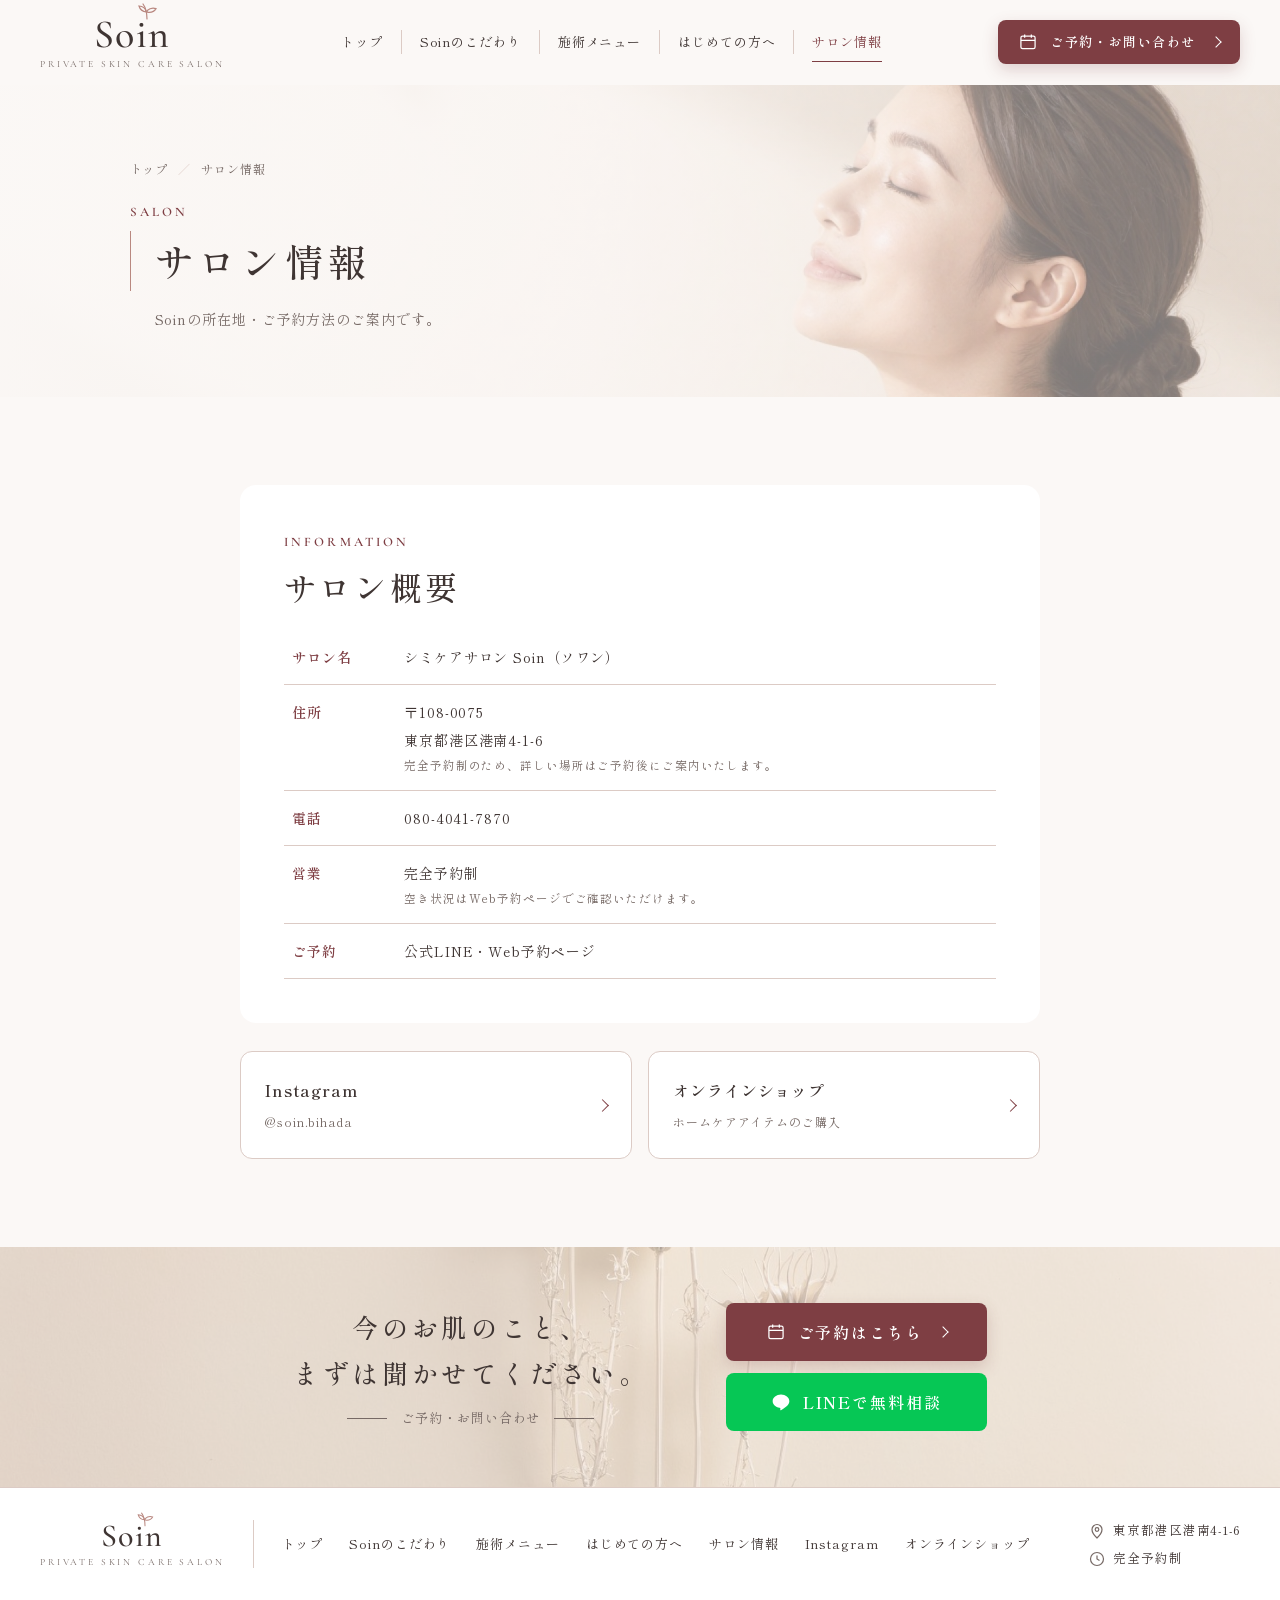
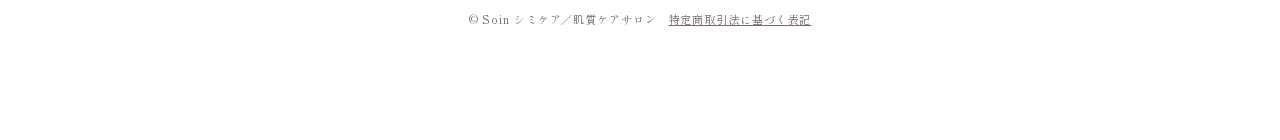
<file: salon.html>
<!doctype html>
<html lang="ja">
<head>
<meta charset="utf-8">
<meta name="viewport" content="width=device-width,initial-scale=1,viewport-fit=cover">
<title>サロン情報</title>
<meta name="description" content="Soinの所在地・ご予約方法のご案内です。">
<link rel="preconnect" href="https://fonts.googleapis.com">
<link rel="preconnect" href="https://fonts.gstatic.com" crossorigin>
<link rel="stylesheet" href="https://fonts.googleapis.com/css2?family=Shippori+Mincho:wght@400;500;600;700&family=Cormorant+Garamond:wght@500;600&display=swap">
<link rel="stylesheet" href="style.css">
<meta name="robots" content="noindex,nofollow">
</head>
<body>
<header class="hdr">
  <div class="wrap">
    <a class="logo" href="index.html" aria-label="Soin トップへ"><span class="mark">Soin<svg viewBox="0 0 26 18" aria-hidden="true"><g fill="none" stroke="currentColor" stroke-width="1.2" stroke-linecap="round"><path d="M13 17C13 11 12 6 9 2"/><path d="M12.4 10C9 9.6 6 7.6 5 4c3.6.2 6.4 2.2 7.4 6Z"/><path d="M13.2 8.5C15.6 6.4 18.8 5.6 22 6.6c-1.6 3-4.8 4.2-8.8 3.6Z"/></g></svg></span><small>PRIVATE SKIN CARE SALON</small></a>
    <nav class="nav" aria-label="サイト内">
      <a href="index.html">トップ</a>
      <a href="concept.html">Soinのこだわり</a>
      <a href="menu.html">施術メニュー</a>
      <a href="first.html">はじめての方へ</a>
      <a href="salon.html" aria-current="page">サロン情報</a>
    </nav>
    <div class="hdr-actions">
      <a class="btn btn-wine" href="https://s.lmes.jp/landing-qr/2009691977-guWaf9cG" target="_blank" rel="noopener"><svg viewBox="0 0 24 24" aria-hidden="true"><g fill="none" stroke="currentColor" stroke-width="1.5"><rect x="3.5" y="5" width="17" height="15" rx="2"/><path d="M3.5 10h17M8 3v4M16 3v4"/></g></svg>ご予約・お問い合わせ<span class="chev"></span></a>
      <button class="menu-toggle" id="menuOpen" type="button" aria-controls="drawer" aria-expanded="false">MENU</button>
    </div>
  </div>
</header>
<div class="drawer" id="drawer" hidden>
  <button class="menu-toggle close" id="menuClose" type="button">CLOSE</button>
  <a href="index.html"><small>Top</small>トップ</a>
  <a href="concept.html"><small>Concept</small>Soinのこだわり</a>
  <a href="menu.html"><small>Menu & Price</small>施術メニュー</a>
  <a href="first.html"><small>First Visit</small>はじめての方へ</a>
  <a href="salon.html" aria-current="page"><small>Salon</small>サロン情報</a>
  <a class="btn btn-line" href="https://s.lmes.jp/landing-qr/2009691977-guWaf9cG" target="_blank" rel="noopener"><svg viewBox="0 0 24 24" aria-hidden="true"><path fill="currentColor" d="M12 3C6.5 3 2 6.6 2 11c0 3.9 3.5 7.2 8.3 7.9.3.1.8.2.9.5.1.3.1.7 0 1l-.1.9c0 .3-.2 1 .9.5 1.1-.5 5.9-3.5 8-5.9C21.4 14.3 22 12.7 22 11c0-4.4-4.5-8-10-8Z"/></svg>LINEで相談・予約</a>
</div>

<main id="top">
<section class="page-head">
  <img src="img/hero.jpg" alt="" width="1920" height="1080">
  <div class="wrap"><div class="inner">
    <ol class="crumb"><li><a href="index.html">トップ</a></li><li>サロン情報</li></ol>
    <span class="en">Salon</span>
    <h1>サロン情報</h1>
    <p>Soinの所在地・ご予約方法のご案内です。</p>
  </div></div>
</section>
<section>
  <div class="wrap">
    <div class="salon-grid one">
      <div class="price-box">
        <span class="en">Information</span>
        <h2 class="ttl" style="margin-bottom:18px">サロン概要</h2>
        <table class="info">
          <tbody>
            <tr><th>サロン名</th><td>シミケアサロン Soin（ソワン）</td></tr>
            <tr><th>住所</th><td>〒108-0075<br>東京都港区港南4-1-6<small>完全予約制のため、詳しい場所はご予約後にご案内いたします。</small></td></tr>
            <tr><th>電話</th><td style="user-select:all">080-4041-7870</td></tr>
            <tr><th>営業</th><td>完全予約制<small>空き状況はWeb予約ページでご確認いただけます。</small></td></tr>
            <tr><th>ご予約</th><td>公式LINE・Web予約ページ</td></tr>
          </tbody>
        </table>
      </div>
    </div>

    <div class="links">
      <a class="card-link" href="https://www.instagram.com/soin.bihada/" target="_blank" rel="noopener"><span><b>Instagram</b><small>@soin.bihada</small></span><span class="chev"></span></a>
      <a class="card-link" href="https://shimicare-soin.square.site/s/shop" target="_blank" rel="noopener"><span><b>オンラインショップ</b><small>ホームケアアイテムのご購入</small></span><span class="chev"></span></a>
    </div>
  </div>
</section>

<section class="cta">
  <img class="bgimg" src="img/beige-still.jpg" alt="" width="1800" height="1201" loading="lazy">
  <div class="wrap">
    <div>
      <h2>今のお肌のこと、<br>まずは聞かせてください。</h2>
      <p class="sub">ご予約・お問い合わせ</p>
    </div>
    <div class="btns">
      <a class="btn btn-wine" href="https://shimicare-soin.square.site/s/appointments" target="_blank" rel="noopener"><svg viewBox="0 0 24 24" aria-hidden="true"><g fill="none" stroke="currentColor" stroke-width="1.5"><rect x="3.5" y="5" width="17" height="15" rx="2"/><path d="M3.5 10h17M8 3v4M16 3v4"/></g></svg>ご予約はこちら<span class="chev"></span></a>
      <a class="btn btn-line" href="https://s.lmes.jp/landing-qr/2009691977-guWaf9cG" target="_blank" rel="noopener"><svg viewBox="0 0 24 24" aria-hidden="true"><path fill="currentColor" d="M12 3C6.5 3 2 6.6 2 11c0 3.9 3.5 7.2 8.3 7.9.3.1.8.2.9.5.1.3.1.7 0 1l-.1.9c0 .3-.2 1 .9.5 1.1-.5 5.9-3.5 8-5.9C21.4 14.3 22 12.7 22 11c0-4.4-4.5-8-10-8Z"/></svg>LINEで無料相談</a>
    </div>
  </div>
</section>
</main>

<footer>
  <div class="wrap">
    <a class="logo" href="index.html" aria-label="Soin トップへ"><span class="mark">Soin<svg viewBox="0 0 26 18" aria-hidden="true"><g fill="none" stroke="currentColor" stroke-width="1.2" stroke-linecap="round"><path d="M13 17C13 11 12 6 9 2"/><path d="M12.4 10C9 9.6 6 7.6 5 4c3.6.2 6.4 2.2 7.4 6Z"/><path d="M13.2 8.5C15.6 6.4 18.8 5.6 22 6.6c-1.6 3-4.8 4.2-8.8 3.6Z"/></g></svg></span><small>PRIVATE SKIN CARE SALON</small></a>
    <nav aria-label="フッター">
      <a href="index.html">トップ</a>
      <a href="concept.html">Soinのこだわり</a>
      <a href="menu.html">施術メニュー</a>
      <a href="first.html">はじめての方へ</a>
      <a href="salon.html">サロン情報</a>
      <a href="https://www.instagram.com/soin.bihada/" target="_blank" rel="noopener">Instagram</a>
      <a href="https://shimicare-soin.square.site/s/shop" target="_blank" rel="noopener">オンラインショップ</a>
    </nav>
    <div class="finfo">
      <div><svg viewBox="0 0 16 16" aria-hidden="true"><path d="M8 15s5-4.6 5-8.5a5 5 0 0 0-10 0C3 10.4 8 15 8 15Z" fill="none" stroke="currentColor" stroke-width="1.2"/><circle cx="8" cy="6.5" r="1.8" fill="none" stroke="currentColor" stroke-width="1.2"/></svg>東京都港区港南4-1-6</div>
      <div><svg viewBox="0 0 16 16" aria-hidden="true"><circle cx="8" cy="8" r="6.5" fill="none" stroke="currentColor" stroke-width="1.2"/><path d="M8 4.5V8l2.5 1.5" fill="none" stroke="currentColor" stroke-width="1.2"/></svg>完全予約制</div>
    </div>
    <p class="copy">© Soin シミケア／肌質ケアサロン　<a href="https://shimicare-soin.square.site/s/transaction-policy" target="_blank" rel="noopener">特定商取引法に基づく表記</a></p>
  </div>
</footer>
<div class="bar">
  <a class="btn btn-line" href="https://s.lmes.jp/landing-qr/2009691977-guWaf9cG" target="_blank" rel="noopener">LINEで相談</a>
  <a class="btn btn-wine" href="https://shimicare-soin.square.site/s/appointments" target="_blank" rel="noopener">Web予約</a>
</div>
<script>
(function(){
  // ページを開いたら必ず先頭（#付きならその場所）から表示する。前のページのスクロール位置を引き継がない
  if('scrollRestoration' in history)history.scrollRestoration='manual';
  var h=location.hash,el=h&&document.getElementById(decodeURIComponent(h.slice(1))),user=false,until=Date.now()+1500;
  function go(){if(el)el.scrollIntoView({behavior:'instant',block:'start'});else window.scrollTo({top:0,left:0,behavior:'instant'});}
  ['wheel','touchstart','keydown','mousedown'].forEach(function(t){addEventListener(t,function(){user=true},{once:true,passive:true})});
  function guard(){if(!user&&Date.now()<until)go();}
  addEventListener('scroll',guard,{passive:true});
  setTimeout(function(){removeEventListener('scroll',guard)},1600);
  go();addEventListener('load',go);addEventListener('pageshow',go);
})();
(function(){
  var d=document.getElementById('drawer'),o=document.getElementById('menuOpen'),c=document.getElementById('menuClose');
  function set(v){d.hidden=!v;o.setAttribute('aria-expanded',String(v));document.body.style.overflow=v?'hidden':'';(v?c:o).focus();}
  o.addEventListener('click',function(){set(true)});
  c.addEventListener('click',function(){set(false)});
  d.addEventListener('click',function(e){if(e.target.closest('a'))set(false)});
  document.addEventListener('keydown',function(e){if(e.key==='Escape'&&!d.hidden)set(false)});
})();
</script>
</body>
</html>
</file>
<file: style.css>
/* Soin ホームページ共通スタイル
   見本（白×ピンクベージュの地、えんじのボタン、明朝、角丸カード）に合わせた明るい単一テーマ */
:root{
  --bg:#FBF8F6; --bg2:#F5EEEA; --card:#F3EBE7; --paper:#FFFFFF;
  --ink:#3F3533; --sub:#766965;
  --wine:#7E3E43; --wine-dk:#6A3237; --rose:#B98880; --line:#DCCBC5;
  --line-green:#06C755;
  --f:"Shippori Mincho","Hiragino Mincho ProN","Yu Mincho",serif;
  --f-en:"Cormorant Garamond","Times New Roman",serif;
  color-scheme:light;
}
*{box-sizing:border-box}
html{scroll-behavior:smooth}
img{height:auto;max-width:100%;display:block}
body{margin:0;background:var(--bg);color:var(--ink);font-family:var(--f);font-size:15px;line-height:2;letter-spacing:.06em;-webkit-font-smoothing:antialiased}
a{color:inherit}
h1,h2,h3{font-weight:500;line-height:1.6;text-wrap:balance;margin:0}
p{margin:0}
[hidden]{display:none!important}
.wrap{max-width:1100px;margin:0 auto;padding-left:max(20px,env(safe-area-inset-left,0px));padding-right:max(20px,env(safe-area-inset-right,0px))}
section{padding-block:88px;scroll-margin-top:90px}
.en{font-family:var(--f-en);font-size:13px;font-weight:600;letter-spacing:.24em;color:var(--wine);text-transform:uppercase;display:block;margin-bottom:6px}
.ttl{font-size:clamp(24px,3vw,32px);letter-spacing:.1em}
.center-head{text-align:center;margin-bottom:44px}
.center-head .ttl{display:flex;align-items:center;justify-content:center;gap:28px}
.center-head .ttl::before,.center-head .ttl::after{content:"";height:1px;background:var(--line);flex:0 1 160px}
.center-head .lead{margin-top:14px;color:var(--sub);font-size:14px}
.nw{display:inline-block}
.tint{background:var(--bg2)}

/* buttons */
.btn{display:inline-flex;align-items:center;justify-content:center;gap:12px;min-height:52px;padding:0 30px;border-radius:8px;font-family:var(--f);font-weight:600;font-size:15px;letter-spacing:.12em;text-decoration:none;transition:background .2s,transform .2s;cursor:pointer;border:0}
.btn:hover{transform:translateY(-1px)}
.btn:focus-visible,.nav a:focus-visible,summary:focus-visible,.menu-toggle:focus-visible,.drawer a:focus-visible,.card-link:focus-visible{outline:2px solid var(--wine);outline-offset:3px}
.btn-wine{background:var(--wine);color:#fff;box-shadow:0 6px 16px rgba(126,62,67,.22)}
.btn-wine:hover{background:var(--wine-dk)}
.btn-outline{border:1px solid var(--wine);color:var(--wine);background:var(--paper)}
.btn-line{background:var(--line-green);color:#fff}
.btn .chev{width:8px;height:8px;border-top:1.5px solid currentColor;border-right:1.5px solid currentColor;transform:rotate(45deg);margin-left:4px}
.btn svg{width:20px;height:20px;flex:none}
.btn-row{display:flex;gap:12px;flex-wrap:wrap}
.btn-row.center{justify-content:center}

/* header */
.hdr{position:sticky;top:env(safe-area-inset-top,0px);z-index:40;background:rgba(251,248,246,.95);backdrop-filter:blur(8px);border-bottom:1px solid transparent}
.hdr .wrap{display:flex;align-items:center;justify-content:space-between;gap:20px;padding-block:14px;max-width:1240px}
.logo{text-decoration:none;display:flex;flex-direction:column;align-items:center;line-height:1}
.logo .mark{position:relative;font-family:var(--f-en);font-size:40px;font-weight:500;letter-spacing:.04em;color:var(--ink)}
.logo .mark svg{position:absolute;left:52%;top:-12px;width:26px;height:18px;color:var(--rose)}
.logo small{font-family:var(--f-en);font-size:9.5px;letter-spacing:.3em;color:var(--sub);margin-top:6px}
.nav{display:flex;align-items:center;font-size:13px}
.nav a{text-decoration:none;padding:4px 18px;border-left:1px solid var(--line);line-height:1.2;position:relative}
.nav a:first-child{border-left:0}
.nav a:hover,.nav a[aria-current="page"]{color:var(--wine)}
.nav a[aria-current="page"]::after{content:"";position:absolute;left:18px;right:18px;bottom:-8px;height:1px;background:var(--wine)}
.hdr-actions{display:flex;align-items:center;gap:12px}
.hdr .btn{min-height:44px;padding:0 20px;font-size:13px}
.menu-toggle{display:none;width:48px;height:48px;border-radius:50%;border:1px solid var(--wine);background:var(--paper);color:var(--wine);font-family:var(--f-en);font-size:11px;font-weight:600;letter-spacing:.1em;cursor:pointer}

/* drawer (スマホ用メニュー) */
.drawer{position:fixed;inset:0;z-index:60;background:rgba(251,248,246,.98);display:flex;flex-direction:column;align-items:center;justify-content:center;gap:6px;padding:calc(20px + env(safe-area-inset-top,0px)) max(20px,env(safe-area-inset-right,0px)) calc(20px + env(safe-area-inset-bottom,0px)) max(20px,env(safe-area-inset-left,0px))}
.drawer a{text-decoration:none;display:flex;flex-direction:column;align-items:center;line-height:1.4;padding:10px 0;font-size:18px;letter-spacing:.12em}
.drawer a small{font-family:var(--f-en);font-size:12px;color:var(--wine);letter-spacing:.24em;font-weight:600}
.drawer a[aria-current="page"]{color:var(--wine)}
.drawer a.btn{flex-direction:row;margin-top:16px;padding:0 30px;font-size:15px}
.drawer .close{position:absolute;top:calc(14px + env(safe-area-inset-top,0px));right:max(20px,env(safe-area-inset-right,0px));display:block}

/* top hero */
.hero{position:relative;padding:0;overflow:hidden;background:var(--bg2)}
.hero > img{position:absolute;inset:0;width:100%;height:100%;object-fit:cover;object-position:right center}
.hero::after{content:"";position:absolute;inset:0;background:linear-gradient(90deg,rgba(251,248,246,.92) 0%,rgba(251,248,246,.75) 30%,rgba(251,248,246,0) 58%)}
.hero .wrap{position:relative;z-index:1;min-height:clamp(380px,40vw,520px);display:flex;align-items:center;max-width:1240px}
.hero-txt{padding-left:clamp(0px,7vw,110px);padding-block:56px}
.hero-txt .place{font-size:13px;color:var(--wine);letter-spacing:.16em;margin-bottom:16px}
.hero h1{font-size:clamp(28px,3.8vw,44px);letter-spacing:.14em;line-height:1.75;border-left:1px solid var(--rose);padding-left:26px;margin-bottom:22px}
.hero .lead{font-size:clamp(14px,1.4vw,16px);line-height:2.1;padding-left:27px;margin-bottom:30px}
.hero .btn-row{padding-left:27px}

/* sub page head */
.page-head{position:relative;padding:0;overflow:hidden;background:var(--bg2)}
.page-head > img{position:absolute;inset:0;width:100%;height:100%;object-fit:cover;object-position:right 30%;opacity:.55}
.page-head::after{content:"";position:absolute;inset:0;background:linear-gradient(90deg,rgba(251,248,246,.95) 0%,rgba(251,248,246,.7) 45%,rgba(251,248,246,.1) 80%)}
.page-head .wrap{position:relative;z-index:1;padding-block:72px 64px;max-width:1240px}
.page-head .inner{padding-left:clamp(0px,7vw,110px)}
.page-head h1{font-size:clamp(26px,3.4vw,38px);letter-spacing:.14em;border-left:1px solid var(--rose);padding-left:24px;line-height:1.6}
.page-head p{margin-top:14px;padding-left:25px;font-size:14px;color:var(--sub)}
.crumb{list-style:none;padding:0;margin:0 0 18px;display:flex;gap:10px;font-size:12px;color:var(--sub)}
.crumb li+li::before{content:"／";margin-right:10px;color:var(--line)}
.crumb a{text-decoration:none}
.crumb a:hover{color:var(--wine)}

/* concept (top) */
.concept{padding-block:56px}
.concept .grid{display:grid;grid-template-columns:1fr 1fr;gap:56px;align-items:center;max-width:1240px}
.concept .ph{position:relative;min-width:0}
.concept .ph img{width:100%;aspect-ratio:16/9;object-fit:cover;border-radius:0 4px 4px 0}
.concept .tx{position:relative;min-width:0;padding-right:20px}
.concept h2{font-size:clamp(20px,2.4vw,26px);color:var(--wine);letter-spacing:.1em;margin-bottom:18px}
.concept p{font-size:14px;color:var(--sub);line-height:2.2}
.concept .btn{margin-top:26px;min-height:46px;font-size:14px}
.leaf{position:absolute;right:-10px;top:-40px;width:110px;height:120px;color:var(--line);pointer-events:none}

/* features */
.feat-list{display:grid;grid-template-columns:repeat(4,1fr);gap:18px}
.feat{background:var(--card);border-radius:16px;padding:30px 20px 28px;text-align:center;min-width:0}
.feat svg{width:40px;height:40px;color:var(--wine);margin:0 auto 14px;display:block}
.feat h3{font-size:16px;font-weight:600;letter-spacing:.08em;line-height:1.7;margin-bottom:12px}
.feat p{font-size:12.5px;color:var(--sub);line-height:1.9}
.more{text-align:center;margin-top:36px}
.more .btn{min-height:46px;font-size:14px}

/* side + cards (top) */
.split{display:grid;grid-template-columns:.8fr 2.2fr;gap:36px;align-items:start}
.side h2{margin-bottom:18px}
.side p{font-size:14px;color:var(--sub);margin-bottom:26px}
.side .btn{min-height:46px;padding:0 26px;font-size:14px}
.cards{display:grid;grid-template-columns:repeat(3,1fr);gap:16px;min-width:0}
.tcard{background:var(--card);border-radius:12px;overflow:hidden;min-width:0;display:flex;flex-direction:column;text-decoration:none;transition:transform .2s,box-shadow .2s}
a.tcard:hover{transform:translateY(-2px);box-shadow:0 10px 24px rgba(126,62,67,.10)}
.tcard img{width:100%;aspect-ratio:4/3;object-fit:cover}
.tcard .in{padding:16px 16px 18px;text-align:center;display:flex;flex-direction:column;gap:6px;flex:1}
.tcard h3{font-size:16px;font-weight:600;color:var(--wine);letter-spacing:.08em}
.tcard p{font-size:12.5px;color:var(--sub);line-height:1.8}
.tcard .yen{margin-top:auto;padding-top:8px;font-size:12px;color:var(--sub)}
.tcard .yen b{font-size:20px;color:var(--ink);font-weight:600;margin:0 2px;font-variant-numeric:tabular-nums}

/* steps */
.steps{list-style:none;padding:0;margin:0;display:grid;grid-template-columns:repeat(4,1fr);gap:14px;counter-reset:s}
.steps li{counter-increment:s;background:var(--paper);border-radius:12px;padding:20px 16px;min-width:0}
.steps li::before{content:"STEP " counter(s);font-family:var(--f-en);font-weight:600;font-size:13px;letter-spacing:.2em;color:var(--rose);display:block;margin-bottom:6px}
.steps h3{font-size:15px;font-weight:600;margin-bottom:6px}
.steps p{font-size:12.5px;color:var(--sub);line-height:1.8}

/* concept page */
.story{display:grid;grid-template-columns:1fr 1fr;gap:56px;align-items:center}
.story + .story{margin-top:72px}
.story.rev .ph{order:2}
.story .ph img{width:100%;aspect-ratio:4/3;object-fit:cover;border-radius:12px}
.story .tx{min-width:0}
.story .num{font-family:var(--f-en);font-size:15px;font-weight:600;letter-spacing:.2em;color:var(--rose);display:block;margin-bottom:8px}
.story h2{font-size:clamp(20px,2.4vw,26px);color:var(--wine);letter-spacing:.1em;margin-bottom:18px}
.story p{font-size:14px;color:var(--sub);line-height:2.2}
.story p+p{margin-top:12px}
.notice{max-width:800px;margin:0 auto;background:var(--paper);border:1px solid var(--line);border-radius:12px;padding:28px 32px}
.notice h3{font-size:17px;font-weight:600;color:var(--wine);margin-bottom:10px}
.notice p{font-size:14px;color:var(--sub)}

/* menu page */
.anchors{display:flex;flex-wrap:wrap;justify-content:center;gap:10px;margin-bottom:56px}
.anchors a{text-decoration:none;font-size:13px;border:1px solid var(--line);background:var(--paper);border-radius:999px;padding:6px 18px}
.anchors a:hover{border-color:var(--wine);color:var(--wine)}
.mdetail{display:grid;grid-template-columns:.9fr 1.1fr;gap:44px;align-items:start;background:var(--paper);border-radius:16px;padding:clamp(20px,3.5vw,40px);scroll-margin-top:100px}
.mdetail + .mdetail{margin-top:28px}
.mdetail .ph img{width:100%;aspect-ratio:4/3;object-fit:cover;border-radius:10px}
.mdetail .tx{min-width:0}
.mdetail .tag{display:inline-block;font-size:12px;font-weight:600;color:var(--wine);border:1px solid var(--wine);border-radius:999px;padding:0 12px;margin-bottom:10px;letter-spacing:.1em}
.mdetail h2{font-size:clamp(22px,2.6vw,28px);letter-spacing:.1em;margin-bottom:14px}
.mdetail p{font-size:14px;color:var(--sub);line-height:2.1}
.mdetail ul.points{margin:16px 0 0;padding:0;list-style:none;display:grid;gap:6px}
.mdetail ul.points li{font-size:13.5px;padding-left:18px;position:relative}
.mdetail ul.points li::before{content:"";position:absolute;left:2px;top:.85em;width:6px;height:6px;border-radius:50%;background:var(--rose)}
.prices{display:grid;grid-template-columns:auto 1fr auto;gap:4px 16px;align-items:baseline;margin-top:20px;padding-top:16px;border-top:1px dashed var(--line);font-variant-numeric:tabular-nums}
.prices dt{font-size:13px;color:var(--sub)}
.prices dd{margin:0;font-size:13px;color:var(--sub)}
.prices .yen{font-size:24px;color:var(--ink);font-weight:600;text-align:right}
.prices .yen.first{color:var(--wine)}

/* price table */
.price-box{background:var(--paper);border-radius:16px;padding:clamp(22px,4vw,44px)}
.tbl-title{font-size:17px;font-weight:600;color:var(--wine);margin:0 0 6px;letter-spacing:.08em}
.tbl-wrap{overflow-x:auto;margin-bottom:34px}
table{width:100%;border-collapse:collapse;font-size:14px;font-variant-numeric:tabular-nums}
th,td{padding:13px 8px;border-bottom:1px solid var(--line);text-align:left;vertical-align:top}
thead th{font-size:11px;letter-spacing:.14em;color:var(--sub);font-weight:500}
.n{text-align:right;white-space:nowrap}
td.f{color:var(--wine);font-weight:700}
td small{display:block;color:var(--sub);font-size:11.5px}
.info th{width:8em;color:var(--wine);font-weight:600;font-size:14px;letter-spacing:.06em}
.fine{font-size:12.5px;color:var(--sub);line-height:1.9;margin:0;padding-left:1.2em}

/* faq */
.faq-list{max-width:800px;margin:0 auto}
details{background:var(--paper);border-radius:12px;margin-bottom:12px;padding:0 22px}
summary{cursor:pointer;list-style:none;padding:20px 30px 20px 0;position:relative;font-size:15px;font-weight:600}
summary::-webkit-details-marker{display:none}
summary::before{content:"Q.";font-family:var(--f-en);color:var(--wine);font-size:20px;margin-right:10px}
summary::after{content:"";position:absolute;right:4px;top:50%;width:8px;height:8px;border-right:1.5px solid var(--wine);border-bottom:1.5px solid var(--wine);transform:translateY(-70%) rotate(45deg);transition:transform .2s}
details[open] summary::after{transform:translateY(-30%) rotate(-135deg)}
details p{padding:0 0 20px 32px;color:var(--sub);font-size:14px}

/* salon page */
.salon-grid{display:grid;grid-template-columns:1.2fr .8fr;gap:28px;align-items:start}
.mapcard{background:var(--paper);border-radius:16px;padding:28px;display:flex;flex-direction:column;gap:16px;min-width:0}
.mapcard svg{width:100%;height:auto}
.links{display:grid;grid-template-columns:1fr 1fr;gap:16px;margin-top:28px}
.card-link{display:flex;align-items:center;justify-content:space-between;gap:12px;background:var(--paper);border-radius:12px;padding:22px 24px;text-decoration:none;border:1px solid var(--line);transition:border-color .2s}
.card-link:hover{border-color:var(--wine)}
.card-link b{font-size:16px;font-weight:600;display:block}
.card-link small{font-size:12px;color:var(--sub)}
.card-link .chev{width:9px;height:9px;border-top:1.5px solid var(--wine);border-right:1.5px solid var(--wine);transform:rotate(45deg);flex:none}

/* cta */
.cta{position:relative;background:var(--bg2);padding-block:56px;overflow:hidden}
.cta .bgimg{position:absolute;inset:0;width:100%;height:100%;object-fit:cover;opacity:.35}
.cta .wrap{position:relative;display:flex;align-items:center;justify-content:center;gap:clamp(24px,6vw,80px);flex-wrap:wrap;text-align:center}
.cta h2{font-size:clamp(20px,2.6vw,26px);letter-spacing:.14em;line-height:1.8}
.cta .sub{display:flex;align-items:center;justify-content:center;gap:14px;font-size:13px;color:var(--sub);margin-top:8px}
.cta .sub::before,.cta .sub::after{content:"";width:40px;height:1px;background:var(--sub)}
.cta .btns{display:flex;flex-direction:column;gap:12px}
.cta .btn{min-height:58px;padding:0 40px;font-size:16px}

/* footer */
footer{background:var(--paper);border-top:1px solid var(--line);padding-block:30px 110px}
footer .wrap{display:flex;align-items:center;gap:28px;flex-wrap:wrap;max-width:1240px}
footer .logo{padding-right:28px;border-right:1px solid var(--line)}
footer .logo .mark{font-size:32px}
footer .logo .mark svg{width:22px;top:-10px}
footer nav{display:flex;gap:6px 26px;font-size:13px;flex-wrap:wrap;flex:1}
footer nav a{text-decoration:none}
footer nav a:hover{color:var(--wine)}
.finfo{font-size:12.5px;line-height:1.9;display:grid;gap:4px}
.finfo div{display:flex;gap:8px;align-items:flex-start}
.finfo svg{width:16px;height:16px;flex:none;margin-top:5px;color:var(--sub)}
.copy{width:100%;text-align:center;font-size:11px;color:var(--sub);margin-top:10px}

.bar{display:none}

.nav a,.hdr .btn{white-space:nowrap}
@media (max-width:1100px){
  .nav{display:none}
  .menu-toggle{display:block}
}
@media (max-width:960px){
  .feat-list{grid-template-columns:1fr 1fr}
  .split{grid-template-columns:1fr}
  .steps{grid-template-columns:1fr 1fr}
  .salon-grid{grid-template-columns:1fr}
}
@media (max-width:720px){
  section{padding-block:64px}
  .hdr .hdr-actions > .btn{display:none}
  .logo .mark{font-size:34px}
  .hero{display:flex;flex-direction:column}
  .hero > img{position:relative;height:auto;aspect-ratio:4/3;object-position:72% center}
  .hero::after{display:none}
  .hero .wrap{min-height:0;background:var(--bg)}
  .hero-txt{padding:30px 0 40px}
  .hero h1{padding-left:18px}
  .hero .lead,.hero .btn-row{padding-left:19px}
  .page-head .wrap{padding-block:48px 44px}
  .page-head h1{padding-left:18px}
  .page-head p{padding-left:19px}
  .concept .grid{grid-template-columns:1fr;gap:28px}
  .concept .ph img{border-radius:4px}
  .concept .tx{padding-left:max(20px,env(safe-area-inset-left,0px));padding-right:max(20px,env(safe-area-inset-right,0px))}
  .leaf{top:-20px;right:0;width:80px}
  .cards{grid-template-columns:1fr}
  .tcard{flex-direction:row}
  .tcard img{width:38%;aspect-ratio:auto;min-height:100%;object-fit:cover}
  .tcard .in{text-align:left}
  .story,.story.rev,.mdetail{grid-template-columns:1fr;gap:24px}
  .story.rev .ph{order:0}
  .links{grid-template-columns:1fr}
  .center-head .ttl{gap:14px}
  .center-head .ttl::before,.center-head .ttl::after{flex-basis:40px}
  .feat h3{letter-spacing:.04em}
  footer .logo{border-right:0;padding-right:0}
  footer .wrap{flex-direction:column;align-items:flex-start}
  .bar{display:grid;grid-template-columns:1fr 1fr;position:fixed;left:0;right:0;bottom:0;z-index:30}
  .bar .btn{border-radius:0;min-height:56px;padding:0 8px env(safe-area-inset-bottom,0px);box-shadow:none;font-size:14px}
  .bar .btn:first-child{padding-left:max(8px,env(safe-area-inset-left,0px))}
  .bar .btn:last-child{padding-right:max(8px,env(safe-area-inset-right,0px))}
}
@media (max-width:480px){
  .feat-list,.steps{grid-template-columns:1fr}
  .feat{display:grid;grid-template-columns:44px 1fr;gap:4px 14px;text-align:left;padding:20px}
  .feat svg{margin:0;grid-row:span 2}
  .feat h3{margin:0}
  .feat h3 br{display:none}
  .hero .btn-row .btn{flex:1 1 100%}
  table{font-size:13px}
  th,td{padding:11px 3px}
  thead th{font-size:10.5px;letter-spacing:.04em}
  .info th{width:5.5em}
}
@media (prefers-reduced-motion:reduce){*{transition:none!important}html{scroll-behavior:auto}}
.faq-list a{color:var(--wine);text-decoration:underline;text-underline-offset:3px}
.notice p+p{margin-top:10px}
.salon-grid.one{grid-template-columns:1fr;max-width:800px;margin-inline:auto}
.salon-grid.one+.links{max-width:800px;margin-inline:auto}
</file>
